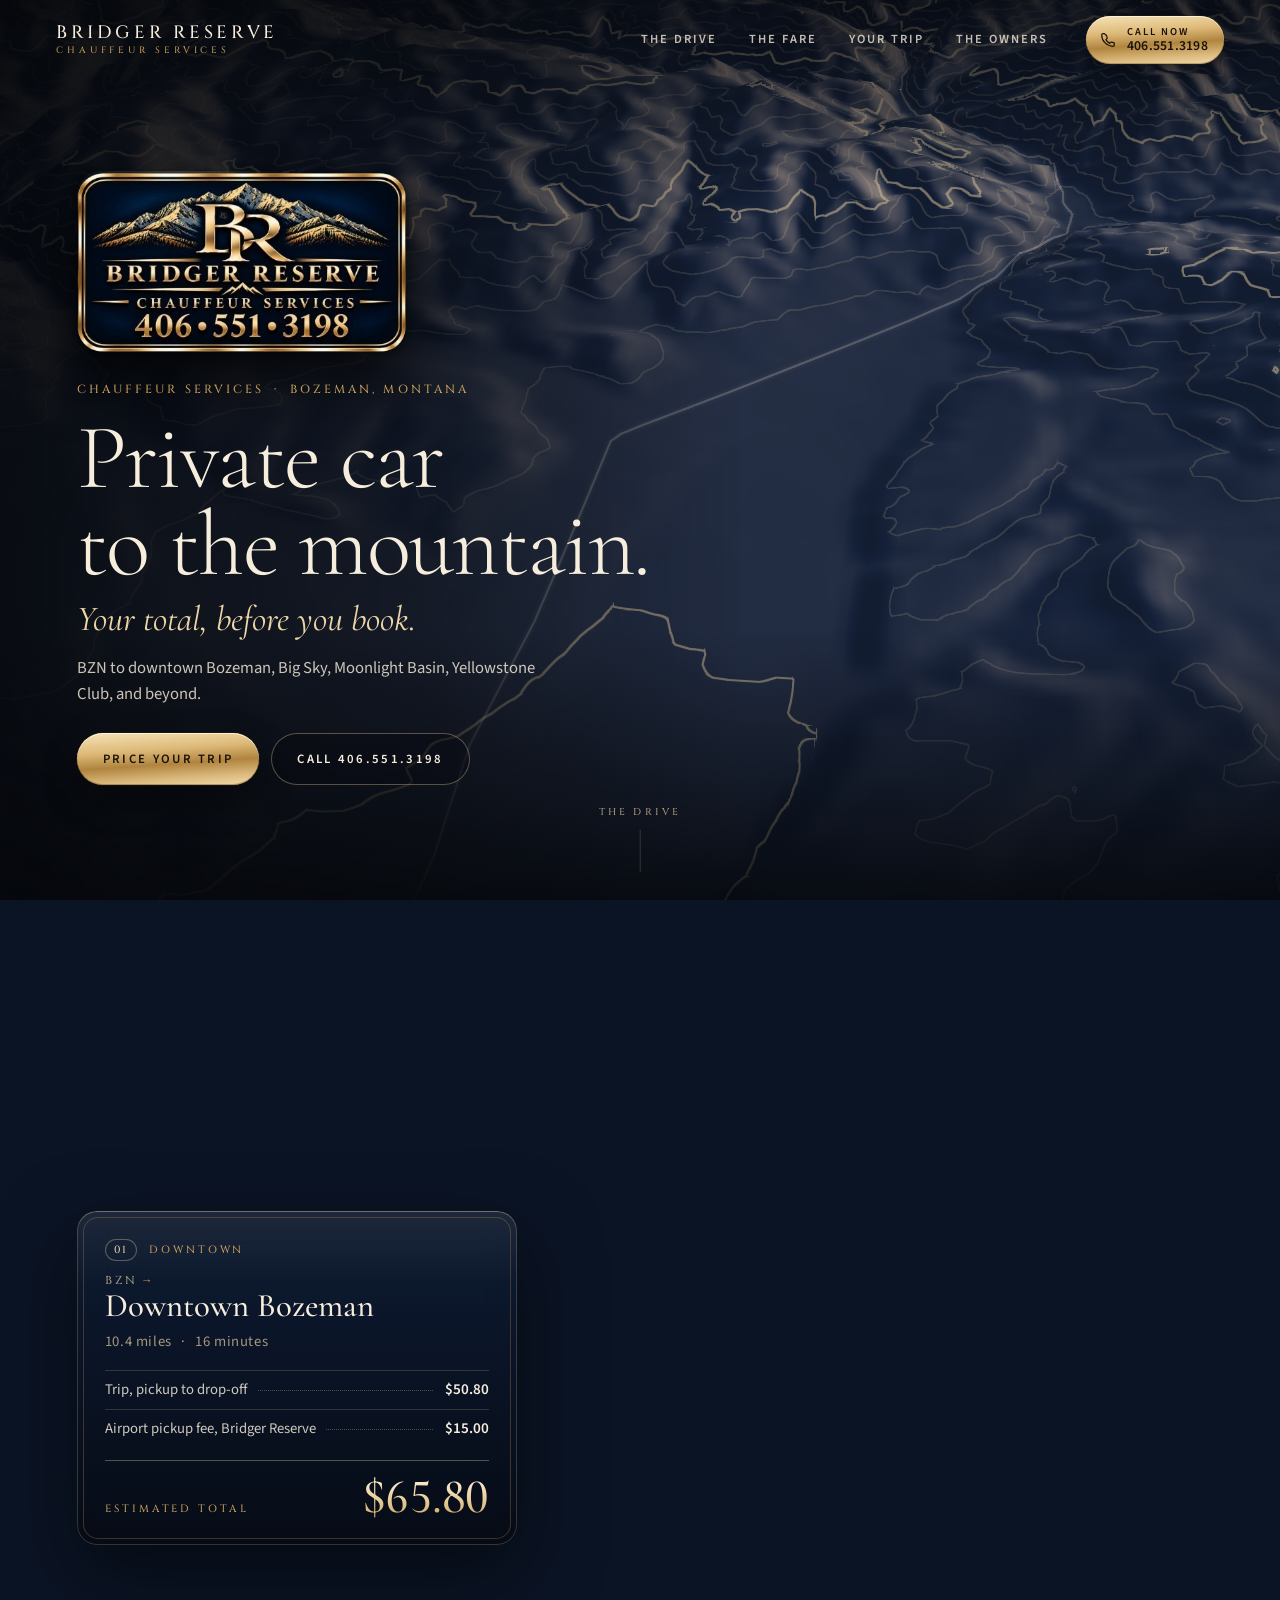
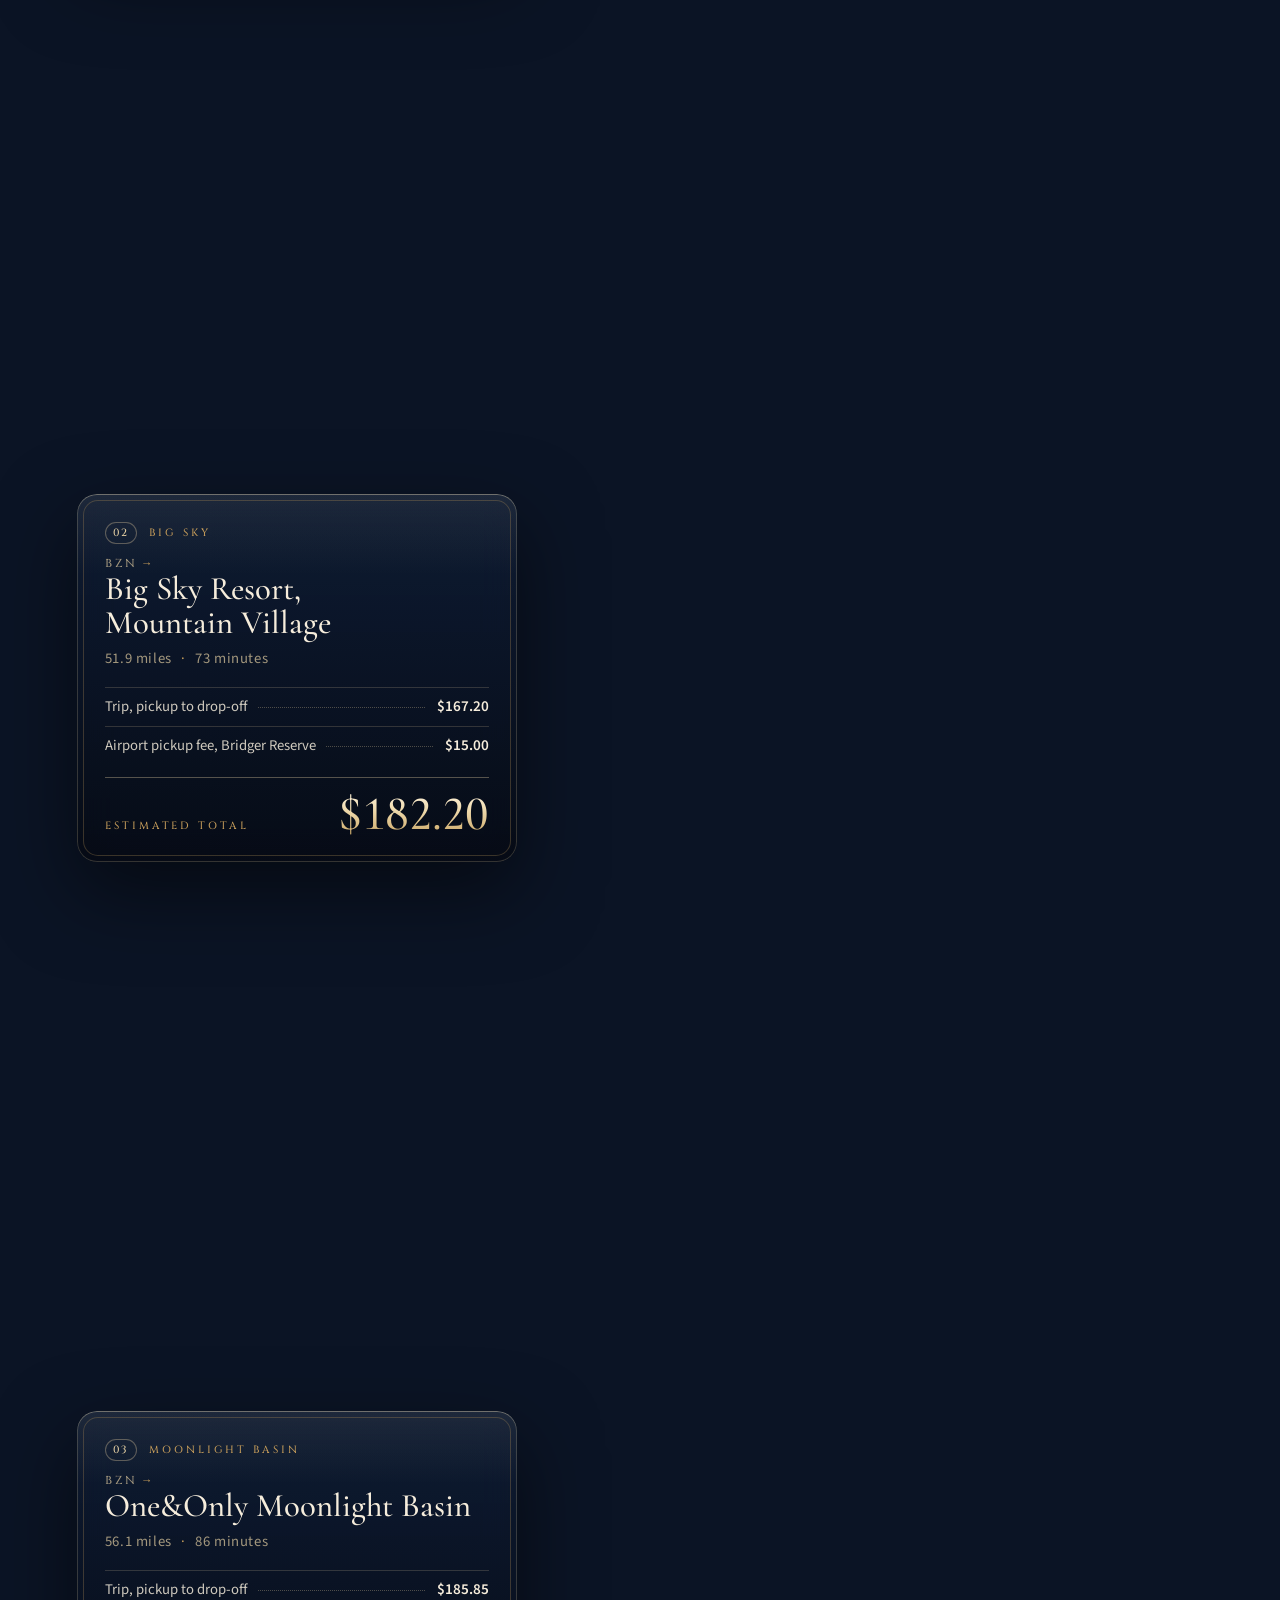
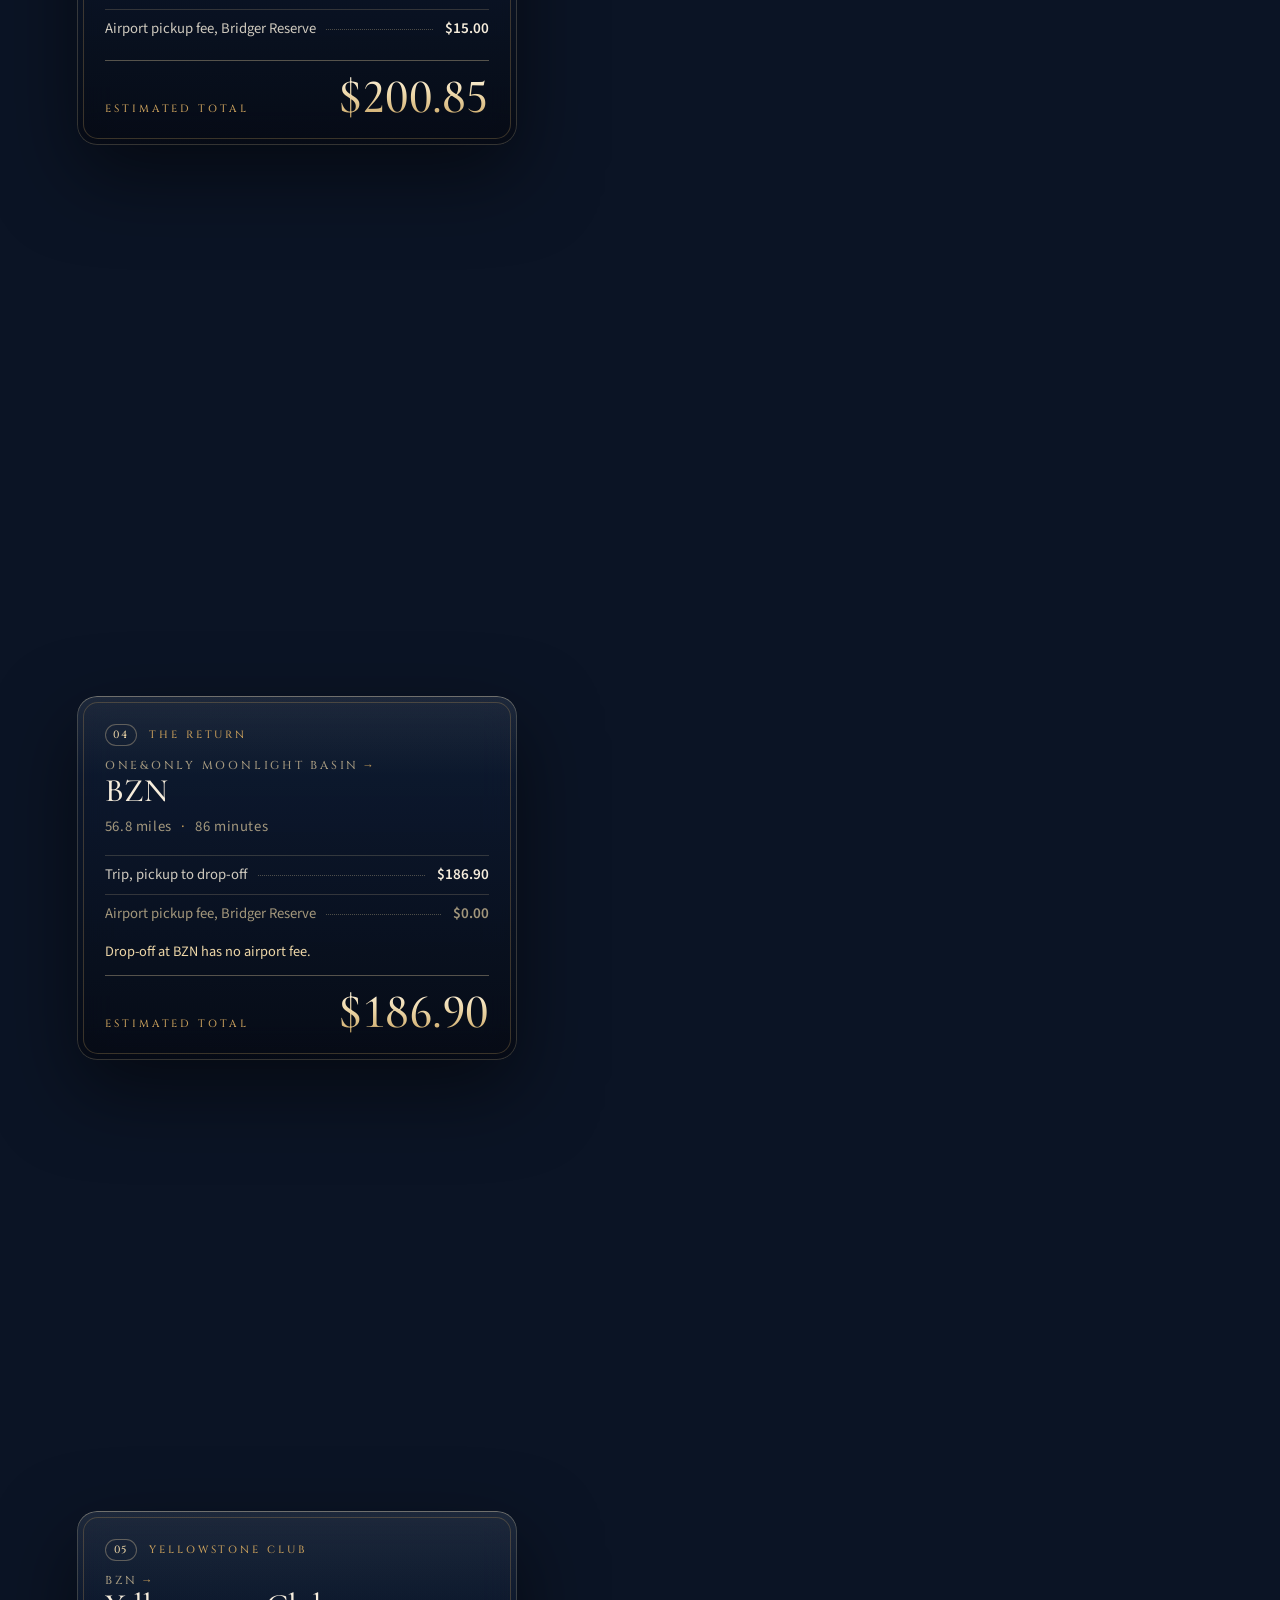
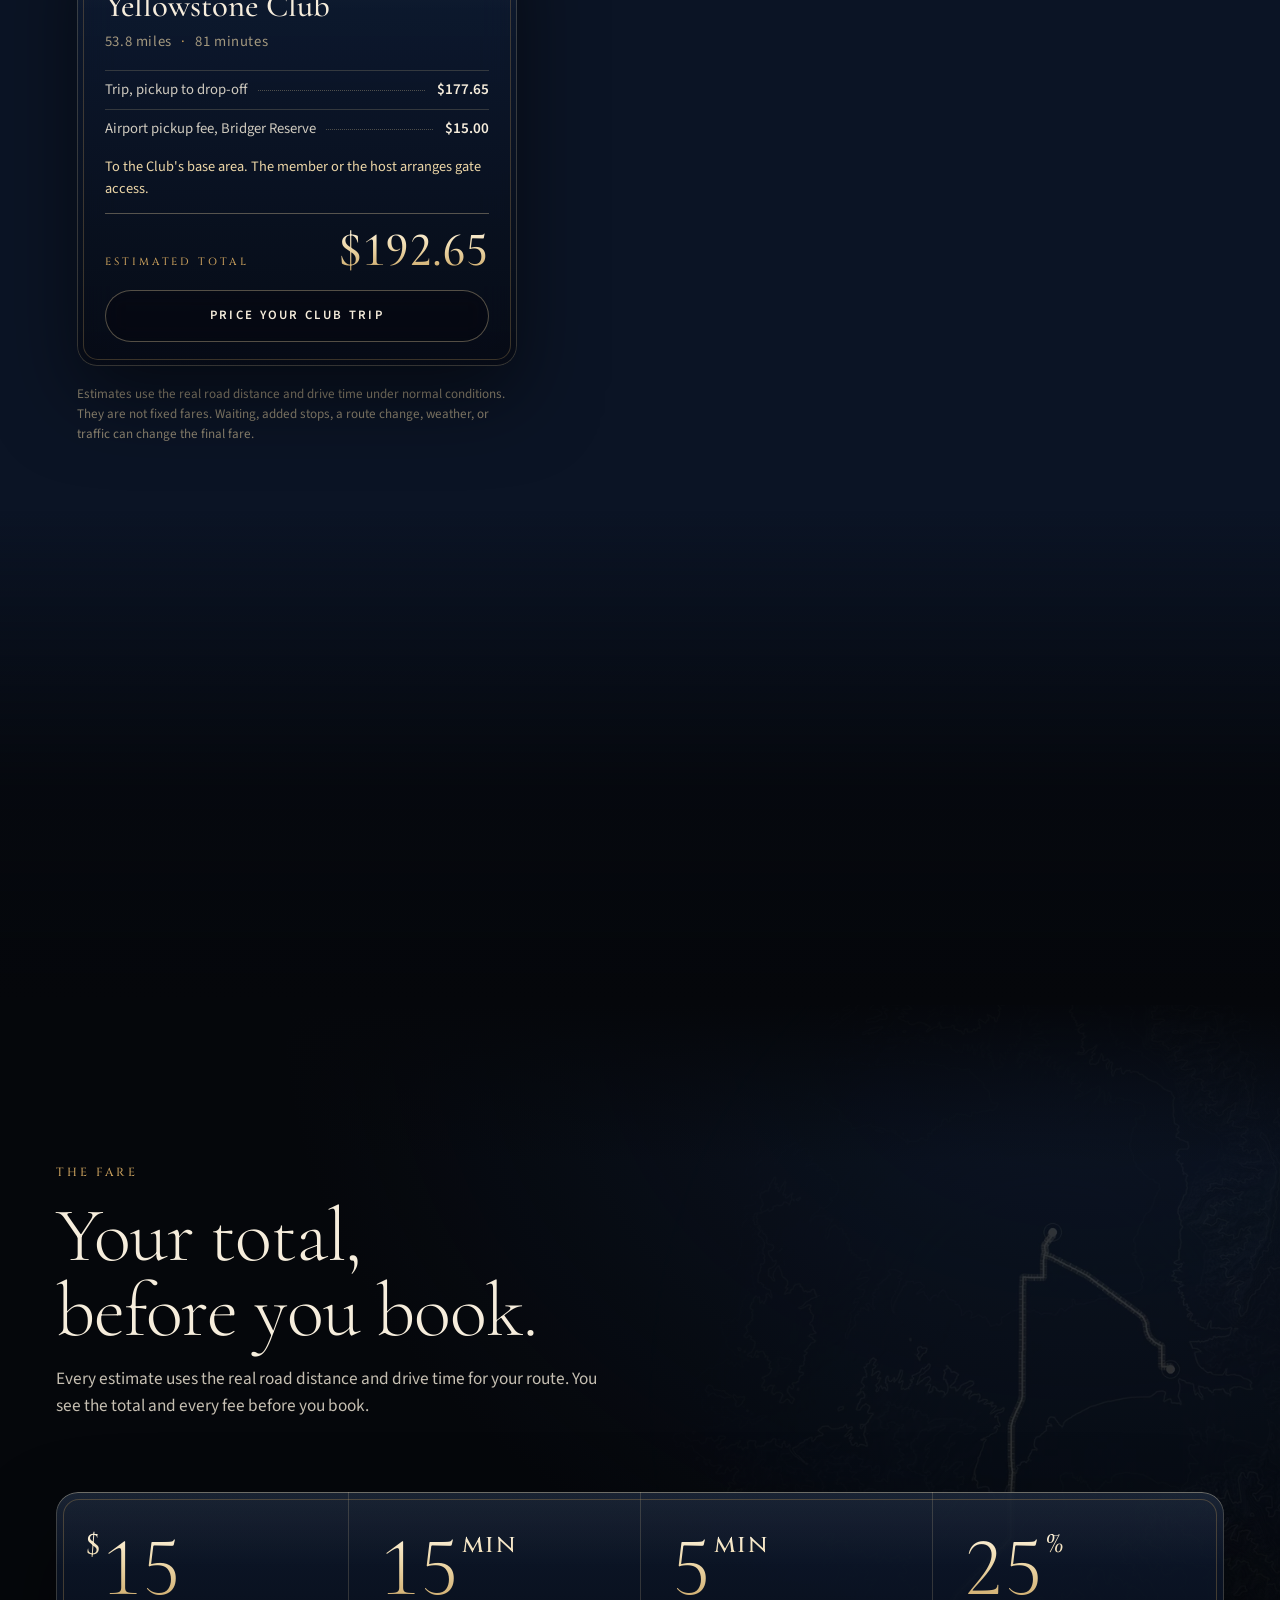
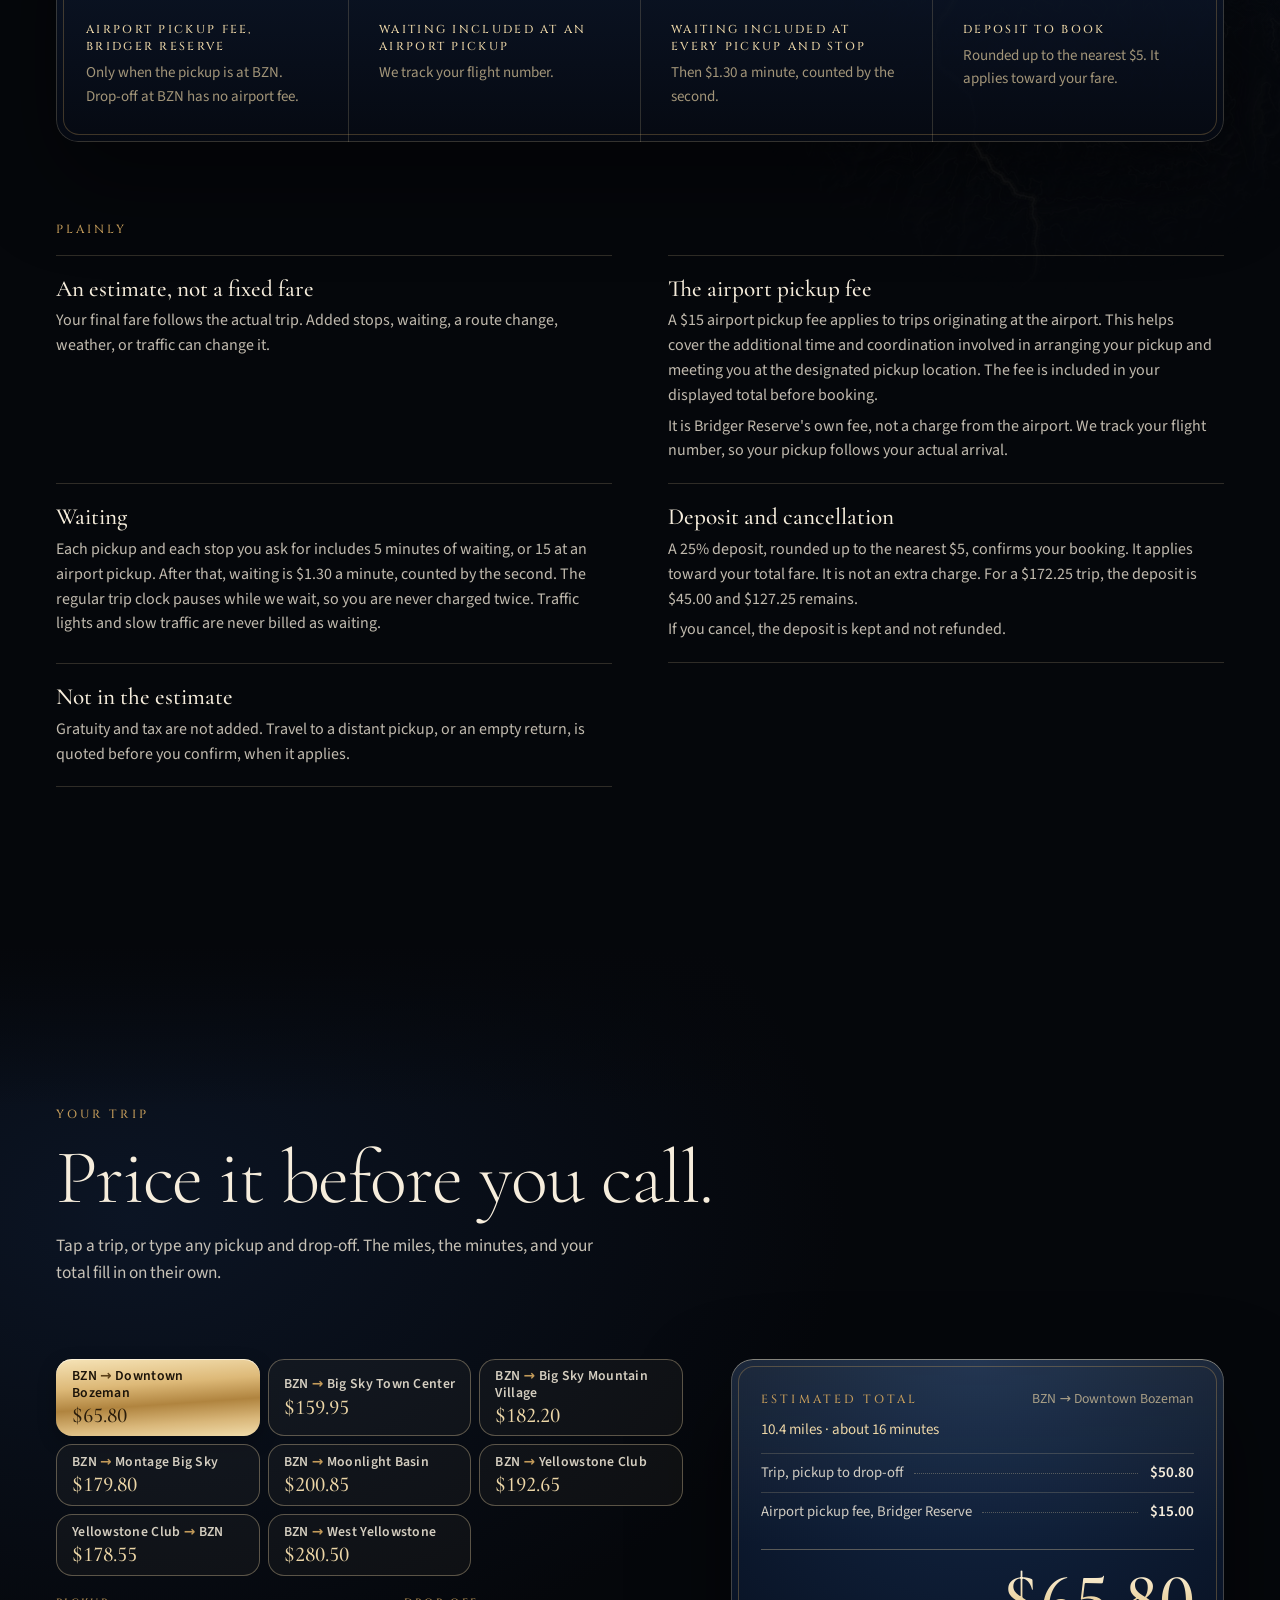
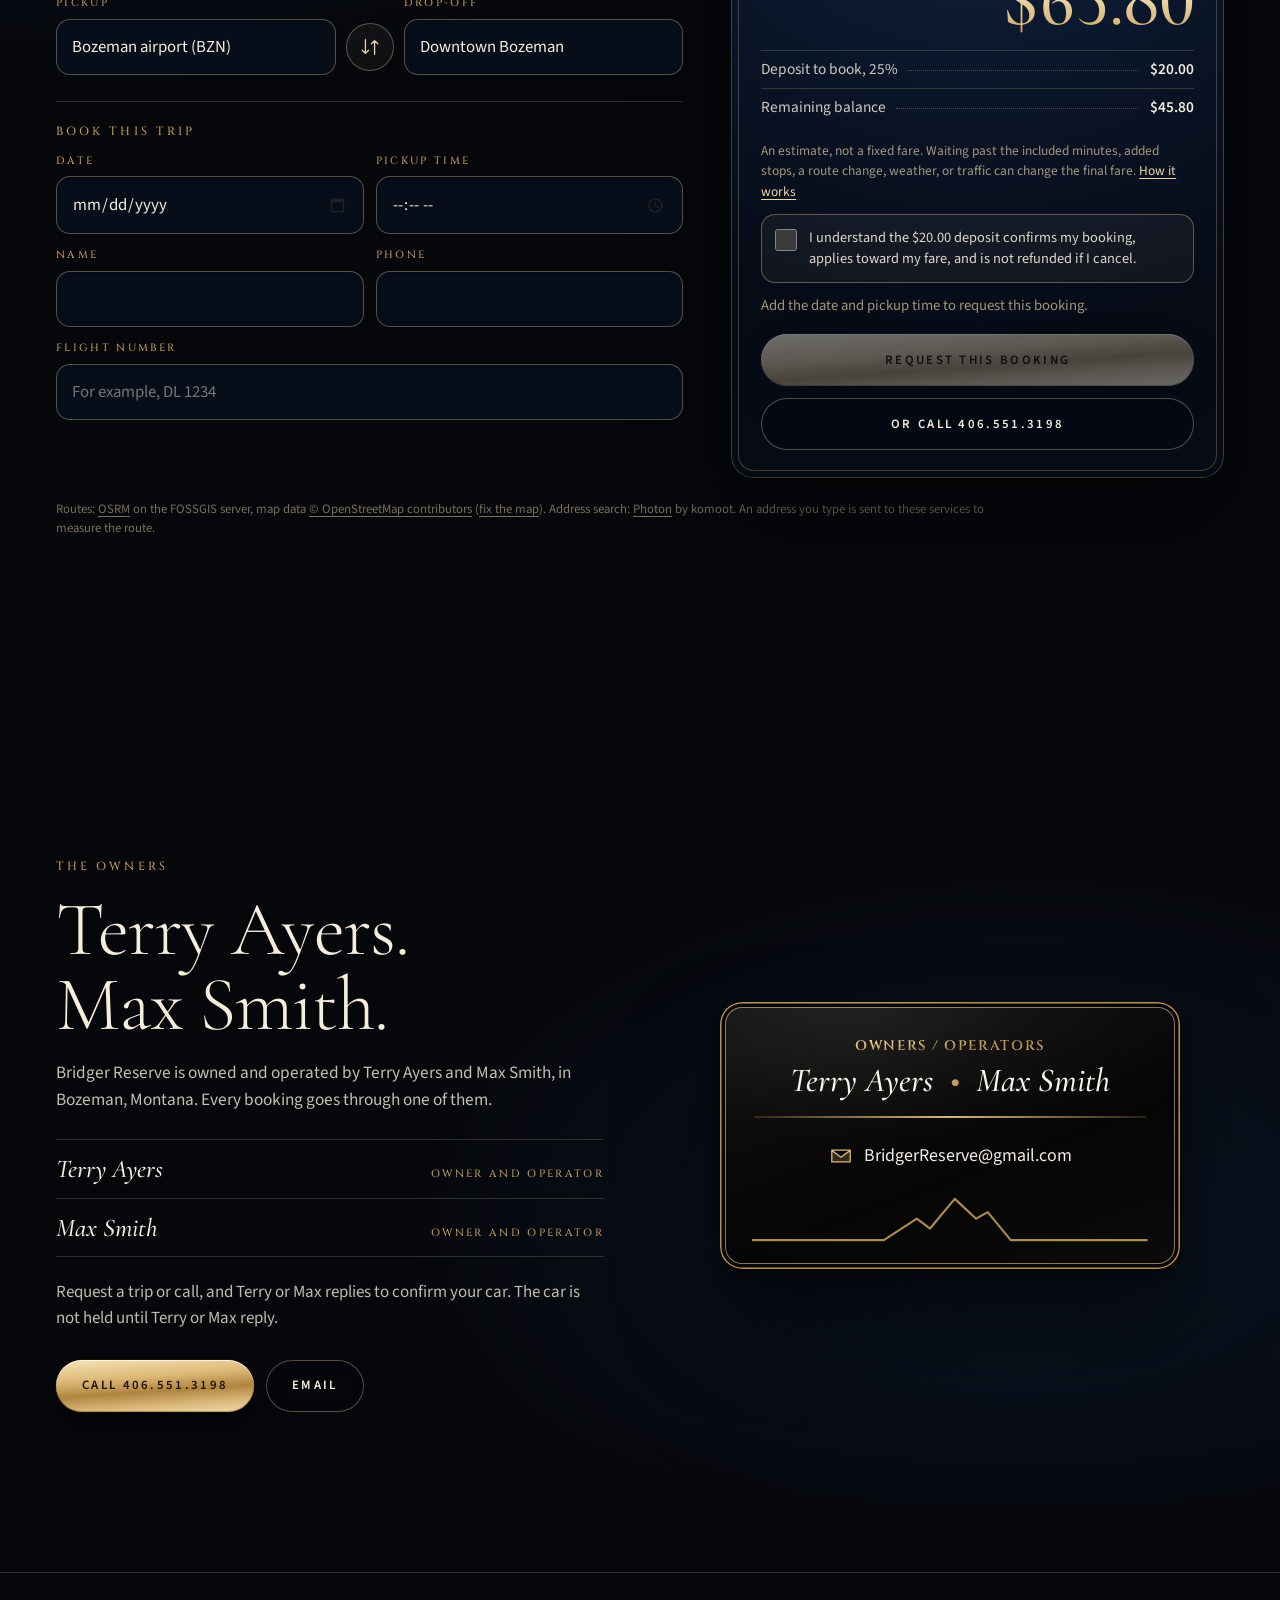
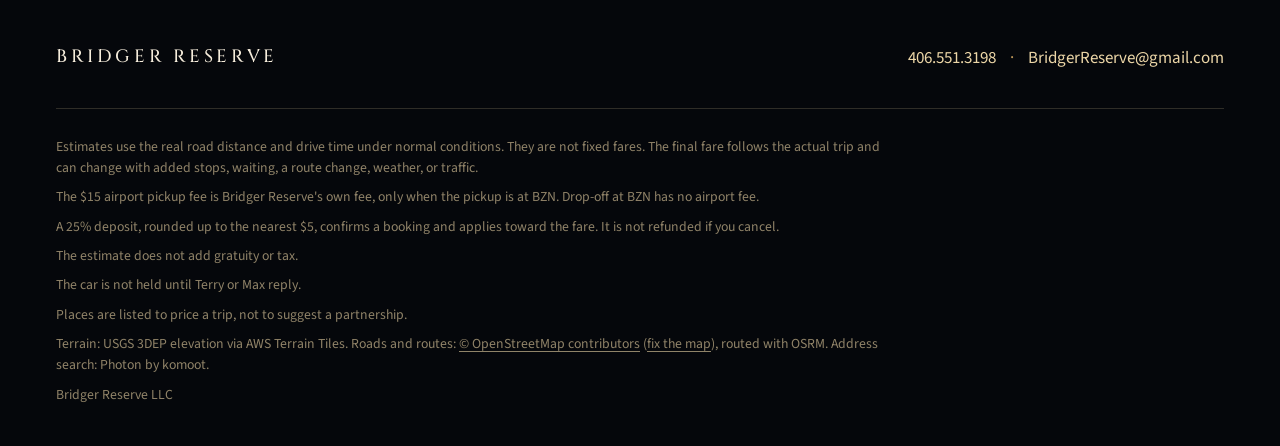
<file: index.html>
<!DOCTYPE html>
<html lang="en">
<head>
  <meta charset="utf-8">
  <meta name="viewport" content="width=device-width, initial-scale=1, viewport-fit=cover">
  <meta name="robots" content="noindex">
  <title>Bridger Reserve | Private car from Bozeman airport</title>
  <meta name="description" content="Private chauffeur from Bozeman Yellowstone International Airport to downtown Bozeman, Big Sky, Moonlight Basin, Yellowstone Club, and beyond. See your estimated total before you book.">
  <link rel="canonical" href="https://bridgerreserve.com/">
  <meta property="og:title" content="Bridger Reserve · Chauffeur services">
  <meta property="og:description" content="Private car from Bozeman airport. Your estimated total before you book.">
  <meta property="og:image" content="https://bridgerreserve.com/assets/og.jpg">
  <meta property="og:image:width" content="1200">
  <meta property="og:image:height" content="630">
  <meta property="og:url" content="https://bridgerreserve.com/">
  <meta property="og:type" content="website">
  <meta name="twitter:card" content="summary_large_image">
  <meta name="theme-color" content="#05070b">
  <meta name="color-scheme" content="dark">
  <link rel="icon" href="favicon.svg" type="image/svg+xml">
  <link rel="apple-touch-icon" href="assets/apple-touch-icon.png">
  <link rel="preload" href="fonts/cormorant-garamond-latin-300-normal.woff2" as="font" type="font/woff2" crossorigin>
  <link rel="preload" href="fonts/cinzel-latin-500-normal.woff2" as="font" type="font/woff2" crossorigin>
  <link rel="preload" href="fonts/source-sans-3-latin-400-normal.woff2" as="font" type="font/woff2" crossorigin>
  <link rel="preload" href="assets/mark.webp" as="image" type="image/webp" imagesrcset="assets/mark.webp 1x, assets/mark@2x.webp 2x">
  <link rel="stylesheet" href="styles.css">
  <script type="application/ld+json">
  {
    "@context": "https://schema.org",
    "@type": "LocalBusiness",
    "name": "Bridger Reserve",
    "legalName": "Bridger Reserve LLC",
    "telephone": "+1-406-551-3198",
    "email": "BridgerReserve@gmail.com",
    "url": "https://bridgerreserve.com/",
    "image": "https://bridgerreserve.com/assets/og.jpg",
    "logo": "https://bridgerreserve.com/assets/mark.png",
    "description": "Private chauffeur from Bozeman Yellowstone International Airport. See your estimated total before you book.",
    "areaServed": ["Bozeman", "Big Sky", "Yellowstone Club", "Moonlight Basin"]
  }
  </script>
  <script>document.documentElement.classList.add("js");setTimeout(function(){var d=document.documentElement;if(!d.classList.contains("ready"))d.classList.add("no-motion")},3000)</script>
</head>
<body>
  <a class="skip" href="#trip">Skip to pricing your trip</a>

  <header class="masthead" data-state="top">
    <div class="masthead-inner">
      <a class="wordmark" href="#top" aria-label="Bridger Reserve, back to the top">
        <span class="wordmark-name">Bridger Reserve</span>
        <span class="wordmark-sub">Chauffeur services</span>
      </a>
      <nav class="masthead-nav" aria-label="Sections">
        <a href="#drive">The drive</a>
        <a href="#fare">The fare</a>
        <a href="#trip">Your trip</a>
        <a href="#house">The owners</a>
      </nav>
      <a class="call" href="tel:+14065513198" aria-label="Call Bridger Reserve at 406.551.3198">
        <svg class="call-icon" viewBox="0 0 24 24" aria-hidden="true"><path d="M7.2 3.6h-2a1.6 1.6 0 0 0-1.6 1.7A15.3 15.3 0 0 0 18.7 20.4a1.6 1.6 0 0 0 1.7-1.6v-2a1.2 1.2 0 0 0-.9-1.2l-3-.8a1.2 1.2 0 0 0-1.2.4l-1.1 1.3a11.6 11.6 0 0 1-5-5l1.3-1.1a1.2 1.2 0 0 0 .4-1.2l-.8-3a1.2 1.2 0 0 0-1.2-.9Z"/></svg>
        <span class="call-copy"><strong>Call Now</strong><span>406.551.3198</span></span>
      </a>
    </div>
  </header>

  <main id="top">
    <div class="flight">
      <div class="flight-stage" data-state="idle" aria-hidden="true">
        <img class="flight-relief" src="assets/relief.webp" width="1100" height="1482" alt="" decoding="async">
        <canvas class="flight-canvas"></canvas>
        <div class="flight-places">
          <span class="place" data-place="bzn"><span>BZN</span></span>
          <span class="place" data-place="bozeman"><span>Bozeman</span></span>
          <span class="place" data-place="bigsky"><span>Big Sky</span></span>
          <span class="place" data-place="moonlight"><span>Moonlight Basin</span></span>
          <span class="place place-peak" data-place="lonepeak"><span>Lone Peak</span></span>
          <span class="place" data-place="yc"><span>Yellowstone Club</span></span>
        </div>
        <span class="flight-light"></span>
        <div class="flight-veil"></div>
      </div>

      <section class="beat hero" data-beat aria-labelledby="hero-title">
        <div class="hero-inner">
          <div class="plaque" data-tilt>
            <picture>
              <source type="image/webp" srcset="assets/mark.webp 1x, assets/mark@2x.webp 2x">
              <img src="assets/mark.png" width="467" height="258" alt="Bridger Reserve chauffeur services, 406.551.3198" fetchpriority="high">
            </picture>
            <span class="plaque-sheen" aria-hidden="true"></span>
          </div>
          <p class="kicker hero-kicker">Chauffeur services <span aria-hidden="true">·</span> Bozeman, Montana</p>
          <h1 id="hero-title"><span>Private car</span> <span>to the mountain.</span></h1>
          <p class="hero-promise">Your total, before you book.</p>
          <p class="hero-lede">BZN to downtown Bozeman, Big Sky, Moonlight Basin, Yellowstone Club, and beyond.</p>
          <div class="actions">
            <a class="btn btn-gold" href="#trip"><span>Price your trip</span></a>
            <a class="btn btn-line" href="tel:+14065513198"><span>Call 406.551.3198</span></a>
          </div>
        </div>
        <a class="cue" href="#drive"><span>The drive</span><i aria-hidden="true"></i></a>
      </section>

      <section class="beat" id="drive" data-beat aria-labelledby="trip-town">
        <h2 class="sr-only">The drive</h2>
        <article class="trip">
          <p class="trip-step"><span>01</span> Downtown</p>
          <h3 id="trip-town" class="trip-title"><span class="from">BZN</span><span class="to">Downtown Bozeman</span></h3>
          <p class="trip-est">10.4 miles <span aria-hidden="true">·</span> 16 minutes</p>
          <dl class="ledger">
            <div><dt>Trip, pickup to drop-off</dt><dd>$50.80</dd></div>
            <div><dt>Airport pickup fee, Bridger Reserve</dt><dd>$15.00</dd></div>
          </dl>
          <p class="trip-sum"><span>Estimated total</span><strong class="sum" data-cents="6580">$65.80</strong></p>
        </article>
      </section>

      <section class="beat" id="trip-2" data-beat aria-labelledby="trip-sky">
        <article class="trip">
          <p class="trip-step"><span>02</span> Big Sky</p>
          <h3 id="trip-sky" class="trip-title"><span class="from">BZN</span><span class="to">Big Sky Resort, Mountain Village</span></h3>
          <p class="trip-est">51.9 miles <span aria-hidden="true">·</span> 73 minutes</p>
          <dl class="ledger">
            <div><dt>Trip, pickup to drop-off</dt><dd>$167.20</dd></div>
            <div><dt>Airport pickup fee, Bridger Reserve</dt><dd>$15.00</dd></div>
          </dl>
          <p class="trip-sum"><span>Estimated total</span><strong class="sum" data-cents="18220">$182.20</strong></p>
        </article>
      </section>

      <section class="beat" id="trip-3" data-beat aria-labelledby="trip-moon">
        <article class="trip">
          <p class="trip-step"><span>03</span> Moonlight Basin</p>
          <h3 id="trip-moon" class="trip-title"><span class="from">BZN</span><span class="to">One&amp;Only Moonlight Basin</span></h3>
          <p class="trip-est">56.1 miles <span aria-hidden="true">·</span> 86 minutes</p>
          <dl class="ledger">
            <div><dt>Trip, pickup to drop-off</dt><dd>$185.85</dd></div>
            <div><dt>Airport pickup fee, Bridger Reserve</dt><dd>$15.00</dd></div>
          </dl>
          <p class="trip-sum"><span>Estimated total</span><strong class="sum" data-cents="20085">$200.85</strong></p>
        </article>
      </section>

      <section class="beat" id="trip-4" data-beat aria-labelledby="trip-back">
        <article class="trip">
          <p class="trip-step"><span>04</span> The return</p>
          <h3 id="trip-back" class="trip-title"><span class="from">One&amp;Only Moonlight Basin</span><span class="to">BZN</span></h3>
          <p class="trip-est">56.8 miles <span aria-hidden="true">·</span> 86 minutes</p>
          <dl class="ledger">
            <div><dt>Trip, pickup to drop-off</dt><dd>$186.90</dd></div>
            <div class="is-zero"><dt>Airport pickup fee, Bridger Reserve</dt><dd>$0.00</dd></div>
          </dl>
          <p class="trip-note">Drop-off at BZN has no airport fee.</p>
          <p class="trip-sum"><span>Estimated total</span><strong class="sum" data-cents="18690">$186.90</strong></p>
        </article>
      </section>

      <section class="beat beat-last" id="trip-5" data-beat aria-labelledby="trip-club">
        <article class="trip">
          <p class="trip-step"><span>05</span> Yellowstone Club</p>
          <h3 id="trip-club" class="trip-title"><span class="from">BZN</span><span class="to">Yellowstone Club</span></h3>
          <p class="trip-est">53.8 miles <span aria-hidden="true">·</span> 81 minutes</p>
          <dl class="ledger">
            <div><dt>Trip, pickup to drop-off</dt><dd>$177.65</dd></div>
            <div><dt>Airport pickup fee, Bridger Reserve</dt><dd>$15.00</dd></div>
          </dl>
          <p class="trip-note">To the Club's base area. The member or the host arranges gate access.</p>
          <p class="trip-sum"><span>Estimated total</span><strong class="sum" data-cents="19265">$192.65</strong></p>
          <a class="btn btn-line trip-cta" href="#trip" data-preset="bzn|yc"><span>Price your Club trip</span></a>
        </article>
        <p class="flight-fine">Estimates use the real road distance and drive time under normal conditions. They are not fixed fares. Waiting, added stops, a route change, weather, or traffic can change the final fare.</p>
      </section>
    </div>

    <section id="fare" class="section fare" aria-labelledby="fare-title">
      <img class="section-art" src="assets/relief.webp" width="1100" height="1482" alt="" loading="lazy" decoding="async">
      <div class="wrap">
        <header class="section-head" data-reveal>
          <p class="kicker">The fare</p>
          <h2 id="fare-title">Your total, before you book.</h2>
          <p class="section-lede">Every estimate uses the real road distance and drive time for your route. You see the total and every fee before you book.</p>
        </header>

        <ol class="rates" data-reveal>
          <li class="rate rate-airport">
            <span class="rate-amount"><span class="cur">$</span>15</span>
            <span class="rate-name">Airport pickup fee, Bridger Reserve</span>
            <span class="rate-note">Only when the pickup is at BZN. Drop-off at BZN has no airport fee.</span>
          </li>
          <li class="rate">
            <span class="rate-amount">15<span class="per">min</span></span>
            <span class="rate-name">Waiting included at an airport pickup</span>
            <span class="rate-note">We track your flight number.</span>
          </li>
          <li class="rate">
            <span class="rate-amount">5<span class="per">min</span></span>
            <span class="rate-name">Waiting included at every pickup and stop</span>
            <span class="rate-note">Then $1.30 a minute, counted by the second.</span>
          </li>
          <li class="rate">
            <span class="rate-amount">25<span class="per">%</span></span>
            <span class="rate-name">Deposit to book</span>
            <span class="rate-note">Rounded up to the nearest $5. It applies toward your fare.</span>
          </li>
        </ol>

        <div class="adjust" data-reveal>
          <h3 class="kicker">Plainly</h3>
          <dl class="adjust-list">
            <div>
              <dt>An estimate, not a fixed fare</dt>
              <dd>Your final fare follows the actual trip. Added stops, waiting, a route change, weather, or traffic can change it.</dd>
            </div>
            <div id="airport-fee">
              <dt>The airport pickup fee</dt>
              <dd>A $15 airport pickup fee applies to trips originating at the airport. This helps cover the additional time and coordination involved in arranging your pickup and meeting you at the designated pickup location. The fee is included in your displayed total before booking.</dd>
              <dd>It is Bridger Reserve's own fee, not a charge from the airport. We track your flight number, so your pickup follows your actual arrival.</dd>
            </div>
            <div>
              <dt>Waiting</dt>
              <dd>Each pickup and each stop you ask for includes 5 minutes of waiting, or 15 at an airport pickup. After that, waiting is $1.30 a minute, counted by the second. The regular trip clock pauses while we wait, so you are never charged twice. Traffic lights and slow traffic are never billed as waiting.</dd>
            </div>
            <div id="deposit">
              <dt>Deposit and cancellation</dt>
              <dd>A 25% deposit, rounded up to the nearest $5, confirms your booking. It applies toward your total fare. It is not an extra charge. For a $172.25 trip, the deposit is $45.00 and $127.25 remains.</dd>
              <dd>If you cancel, the deposit is kept and not refunded.</dd>
            </div>
            <div>
              <dt>Not in the estimate</dt>
              <dd>Gratuity and tax are not added. Travel to a distant pickup, or an empty return, is quoted before you confirm, when it applies.</dd>
            </div>
          </dl>
        </div>
      </div>
    </section>

    <section id="trip" class="section build" aria-labelledby="quote-title">
      <div class="wrap">
        <header class="section-head" data-reveal>
          <p class="kicker">Your trip</p>
          <h2 id="quote-title">Price it before you call.</h2>
          <p class="section-lede">Tap a trip, or type any pickup and drop-off. The miles, the minutes, and your total fill in on their own.</p>
        </header>

        <form id="quote" class="builder" novalidate>
          <div class="builder-form" data-reveal>
            <div class="chips" role="group" aria-label="Popular trips">
              <button type="button" class="chip" data-pair="bzn|downtown" aria-pressed="true"><span class="chip-route">BZN <i aria-hidden="true">→</i> Downtown Bozeman</span><span class="chip-price">$65.80</span></button>
              <button type="button" class="chip" data-pair="bzn|bigskytown" aria-pressed="false"><span class="chip-route">BZN <i aria-hidden="true">→</i> Big Sky Town Center</span><span class="chip-price">$159.95</span></button>
              <button type="button" class="chip" data-pair="bzn|mtnvillage" aria-pressed="false"><span class="chip-route">BZN <i aria-hidden="true">→</i> Big Sky Mountain Village</span><span class="chip-price">$182.20</span></button>
              <button type="button" class="chip" data-pair="bzn|montage" aria-pressed="false"><span class="chip-route">BZN <i aria-hidden="true">→</i> Montage Big Sky</span><span class="chip-price">$179.80</span></button>
              <button type="button" class="chip" data-pair="bzn|moonlight" aria-pressed="false"><span class="chip-route">BZN <i aria-hidden="true">→</i> Moonlight Basin</span><span class="chip-price">$200.85</span></button>
              <button type="button" class="chip" data-pair="bzn|yc" aria-pressed="false"><span class="chip-route">BZN <i aria-hidden="true">→</i> Yellowstone Club</span><span class="chip-price">$192.65</span></button>
              <button type="button" class="chip" data-pair="yc|bzn" aria-pressed="false"><span class="chip-route">Yellowstone Club <i aria-hidden="true">→</i> BZN</span><span class="chip-price">$178.55</span></button>
              <button type="button" class="chip" data-pair="bzn|westy" aria-pressed="false"><span class="chip-route">BZN <i aria-hidden="true">→</i> West Yellowstone</span><span class="chip-price">$280.50</span></button>
            </div>

            <div class="route-pick">
              <div class="field place-field">
                <label class="field-label" for="from">Pickup</label>
                <input id="from" name="from" type="text" role="combobox" aria-expanded="false" aria-controls="from-list" aria-autocomplete="list" autocomplete="off" autocapitalize="words" spellcheck="false" enterkeyhint="search" placeholder="Airport, hotel, or address" value="Bozeman airport (BZN)">
                <ul id="from-list" class="place-list" role="listbox" aria-label="Pickup places" hidden></ul>
              </div>
              <button type="button" id="swap" class="swap" aria-label="Swap pickup and drop-off">
                <svg viewBox="0 0 24 24" aria-hidden="true"><path d="M7 4v15m0 0-3.5-3.5M7 19l3.5-3.5M17 20V5m0 0-3.5 3.5M17 5l3.5 3.5"/></svg>
              </button>
              <div class="field place-field">
                <label class="field-label" for="to">Drop-off</label>
                <input id="to" name="to" type="text" role="combobox" aria-expanded="false" aria-controls="to-list" aria-autocomplete="list" autocomplete="off" autocapitalize="words" spellcheck="false" enterkeyhint="search" placeholder="Airport, hotel, or address" value="Downtown Bozeman">
                <ul id="to-list" class="place-list" role="listbox" aria-label="Drop-off places" hidden></ul>
              </div>
            </div>
            <p id="route-status" class="help route-status" aria-live="polite"></p>

            <fieldset class="book">
              <legend class="kicker">Book this trip</legend>
              <div class="pair">
                <label class="field"><span class="field-label">Date</span><input id="date" name="date" type="date"></label>
                <label class="field"><span class="field-label">Pickup time</span><input id="time" name="time" type="time" step="300"></label>
              </div>
              <div class="pair">
                <label class="field"><span class="field-label">Name</span><input id="name" name="name" type="text" autocomplete="name"></label>
                <label class="field"><span class="field-label">Phone</span><input id="phone" name="phone" type="tel" autocomplete="tel" inputmode="tel"></label>
              </div>
              <label class="field" id="flight-field"><span class="field-label">Flight number</span><input id="flight" name="flight" type="text" autocomplete="off" autocapitalize="characters" spellcheck="false" placeholder="For example, DL 1234"></label>
            </fieldset>
          </div>

          <aside class="receipt" aria-labelledby="receipt-title" data-reveal>
            <div class="receipt-head">
              <p class="kicker" id="receipt-title">Estimated total</p>
              <p class="receipt-route" id="receipt-route"></p>
            </div>
            <p class="receipt-est" id="receipt-est"></p>
            <dl id="lines" class="ledger ledger-receipt"></dl>
            <p class="total"><span class="total-visual" aria-hidden="true"></span><span id="total" class="sr-only" aria-live="polite"></span></p>
            <dl id="deposit-lines" class="ledger ledger-deposit"></dl>
            <p class="receipt-fine">An estimate, not a fixed fare. Waiting past the included minutes, added stops, a route change, weather, or traffic can change the final fare. <a href="#fare">How it works</a></p>
            <label class="ack">
              <input id="ack" name="ack" type="checkbox">
              <span id="ack-text">I understand the deposit confirms my booking, applies toward my fare, and is not refunded if I cancel.</span>
            </label>
            <p id="quote-status" class="status" aria-live="polite">Choose a pickup and a drop-off.</p>
            <button id="book" type="submit" class="btn btn-gold btn-block" disabled><span>Request this booking</span></button>
            <a class="btn btn-line btn-block" href="tel:+14065513198"><span>Or call 406.551.3198</span></a>
            <noscript>
              <p class="help">Call 406.551.3198 or email BridgerReserve@gmail.com for your price. The five trips above are real estimates.</p>
            </noscript>
          </aside>
        </form>
        <p class="attribution">Routes: <a href="https://project-osrm.org/">OSRM</a> on the FOSSGIS server, map data <a href="https://www.openstreetmap.org/copyright">© OpenStreetMap contributors</a> (<a href="https://www.openstreetmap.org/fixthemap">fix the map</a>). Address search: <a href="https://photon.komoot.io/">Photon</a> by komoot. An address you type is sent to these services to measure the route.</p>
      </div>
    </section>

    <section id="house" class="section house" aria-labelledby="house-title">
      <div class="wrap house-grid">
        <div class="house-copy" data-reveal>
          <p class="kicker">The owners</p>
          <h2 id="house-title"><span>Terry Ayers.</span> <span>Max Smith.</span></h2>
          <p class="section-lede">Bridger Reserve is owned and operated by Terry Ayers and Max Smith, in Bozeman, Montana. Every booking goes through one of them.</p>
          <dl class="owners">
            <div><dt>Terry Ayers</dt><dd>Owner and operator</dd></div>
            <div><dt>Max Smith</dt><dd>Owner and operator</dd></div>
          </dl>
          <p class="house-note">Request a trip or call, and Terry or Max replies to confirm your car. The car is not held until Terry or Max reply.</p>
          <div class="actions">
            <a class="btn btn-gold" href="tel:+14065513198"><span>Call 406.551.3198</span></a>
            <a class="btn btn-line" href="mailto:BridgerReserve@gmail.com"><span>Email</span></a>
          </div>
        </div>
        <div class="card-stage" data-reveal>
          <div class="owners-card" data-tilt>
            <p class="oc-role">Owners <span aria-hidden="true">/</span> Operators</p>
            <p class="oc-names">Terry Ayers <i aria-hidden="true">•</i> Max Smith</p>
            <span class="oc-rule" aria-hidden="true"></span>
            <a class="oc-mail" href="mailto:BridgerReserve@gmail.com">
              <svg viewBox="0 0 24 24" aria-hidden="true"><path d="M3.5 6.5h17v11h-17z M3.5 6.8l8.5 6.4 8.5-6.4"/></svg>
              BridgerReserve@gmail.com
            </a>
            <svg class="oc-peaks" viewBox="0 0 240 34" aria-hidden="true"><path d="M0 31h80l20-13 8 6 15-18 13 12 7-4 14 17h83"/></svg>
            <span class="plaque-sheen" aria-hidden="true"></span>
          </div>
        </div>
      </div>
    </section>
  </main>

  <footer class="footer">
    <div class="wrap">
      <div class="footer-top">
        <p class="wordmark-name">Bridger Reserve</p>
        <p class="footer-contact"><a href="tel:+14065513198">406.551.3198</a><span aria-hidden="true">·</span><a href="mailto:BridgerReserve@gmail.com">BridgerReserve@gmail.com</a></p>
      </div>
      <div class="footer-fine">
        <p>Estimates use the real road distance and drive time under normal conditions. They are not fixed fares. The final fare follows the actual trip and can change with added stops, waiting, a route change, weather, or traffic.</p>
        <p>The $15 airport pickup fee is Bridger Reserve's own fee, only when the pickup is at BZN. Drop-off at BZN has no airport fee.</p>
        <p>A 25% deposit, rounded up to the nearest $5, confirms a booking and applies toward the fare. It is not refunded if you cancel.</p>
        <p>The estimate does not add gratuity or tax.</p>
        <p>The car is not held until Terry or Max reply.</p>
        <p>Places are listed to price a trip, not to suggest a partnership.</p>
        <p class="credits">Terrain: USGS 3DEP elevation via AWS Terrain Tiles. Roads and routes: <a href="https://www.openstreetmap.org/copyright">© OpenStreetMap contributors</a> (<a href="https://www.openstreetmap.org/fixthemap">fix the map</a>), routed with OSRM. Address search: Photon by komoot.</p>
        <p>Bridger Reserve LLC</p>
      </div>
    </div>
  </footer>

  <script type="module" src="site.js"></script>
  <script type="module" src="quote.js"></script>
  <!-- Forever Gold CRM: counts visits, section taps, quote sends and Call taps. No business name needed; the CRM knows this domain. -->
  <script src="fg-collect.js" defer></script>
</body>
</html>
</file>
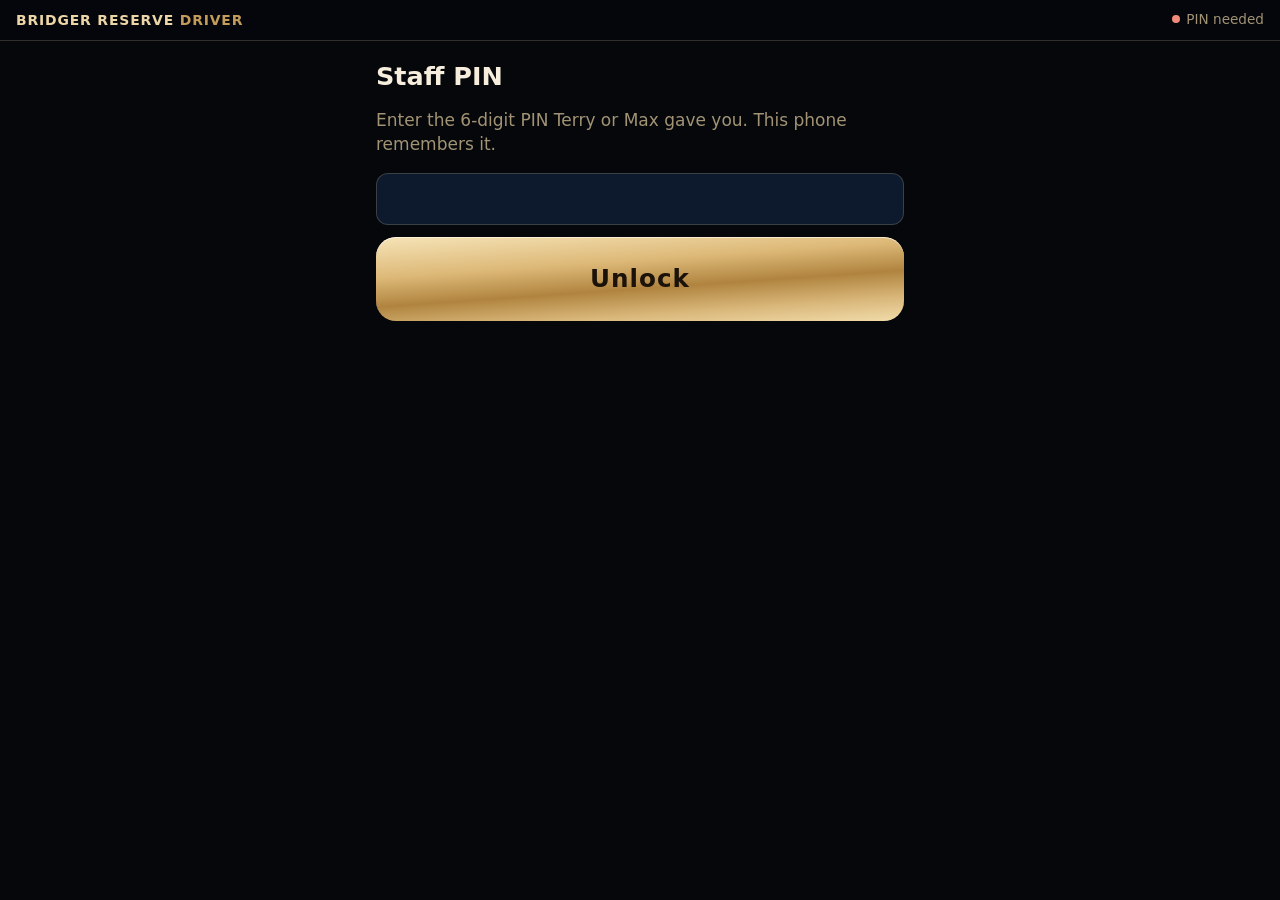
<file: driver/index.html>
<!DOCTYPE html>
<html lang="en">
<head>
  <meta charset="utf-8">
  <meta name="viewport" content="width=device-width, initial-scale=1, viewport-fit=cover">
  <meta name="robots" content="noindex, nofollow">
  <title>Bridger Reserve Driver</title>
  <meta name="theme-color" content="#05070b">
  <meta name="color-scheme" content="dark">
  <meta name="apple-mobile-web-app-capable" content="yes">
  <meta name="apple-mobile-web-app-status-bar-style" content="black-translucent">
  <meta name="apple-mobile-web-app-title" content="BR Driver">
  <link rel="manifest" href="manifest.webmanifest">
  <link rel="icon" href="../favicon.svg" type="image/svg+xml">
  <link rel="apple-touch-icon" href="../assets/apple-touch-icon.png">
  <link rel="stylesheet" href="driver.css">
</head>
<body>
  <header class="bar">
    <p class="brand">Bridger Reserve <span>Driver</span></p>
    <p id="sync" class="sync" data-state="local" role="status">Phone only</p>
    <nav class="tabs" aria-label="Driver app">
      <button type="button" data-view="trip" aria-current="page">Trip</button>
      <button type="button" data-view="records">Trips</button>
      <button type="button" data-view="settings">Pricing</button>
    </nav>
  </header>

  <main>
    <!-- staff PIN, only when the cloud is connected -->
    <section id="view-lock" class="view" hidden aria-labelledby="lock-title">
      <h1 id="lock-title">Staff PIN</h1>
      <p class="lede">Enter the 6-digit PIN Terry or Max gave you. This phone remembers it.</p>
      <form id="lock-form" class="stack">
        <input id="pin" type="password" inputmode="numeric" autocomplete="one-time-code" pattern="[0-9]{6}" maxlength="6" aria-label="6-digit staff PIN">
        <button class="big gold" type="submit">Unlock</button>
        <p id="lock-error" class="error" role="alert"></p>
      </form>
    </section>

    <!-- ready: no trip running -->
    <section id="view-ready" class="view" hidden aria-labelledby="ready-title">
      <h1 id="ready-title" class="sr-only">New trip</h1>
      <label class="field"><span>Customer</span><input id="ready-customer" type="text" autocomplete="off" autocapitalize="words" placeholder="Name on the booking"></label>
      <label class="switch"><input id="ready-airport" type="checkbox"><span class="switch-ui" aria-hidden="true"></span><span><strong>Airport pickup</strong><small>Adds the airport fee once and a longer grace period at the pickup.</small></span></label>
      <label class="field"><span>Deposit received</span><input id="ready-deposit" type="number" inputmode="decimal" min="0" step="0.01" placeholder="0.00"></label>
      <button id="start" class="big gold" type="button">Start Trip</button>
      <p class="rule"><strong>Press Start Trip at the pickup.</strong> The drive to the customer is never on their fare. End Trip at the drop-off.</p>
      <div id="ready-recent" class="recent"></div>
    </section>

    <!-- active trip -->
    <section id="view-active" class="view" hidden aria-labelledby="active-title">
      <h1 id="active-title" class="sr-only">Trip running</h1>
      <p id="mode" class="mode" data-mode="driving">Driving</p>
      <p class="fare"><span id="live-fare">$0.00</span></p>
      <dl class="live">
        <div><dt>Time</dt><dd id="live-time">0:00</dd></div>
        <div><dt>Miles</dt><dd id="live-miles">0.0</dd></div>
        <div><dt>Waiting</dt><dd id="live-wait">$0.00</dd></div>
      </dl>
      <div id="wait-panel" class="wait-panel" hidden>
        <p id="wait-label" class="wait-label">Pickup</p>
        <p class="wait-clock"><span id="wait-clock">0:00</span> <small id="wait-grace">of 5:00 included</small></p>
        <div class="meter" aria-hidden="true"><span id="wait-bar"></span></div>
        <p id="wait-note" class="wait-note"></p>
        <button id="new-stop" class="link" type="button">Count this as a new stop</button>
      </div>
      <button id="wait" class="big gold" type="button">Start Wait</button>
      <button id="end" class="big line" type="button">End Trip</button>
      <label class="switch compact"><input id="active-airport" type="checkbox"><span class="switch-ui" aria-hidden="true"></span><span><strong>Airport pickup</strong></span></label>
      <p id="gps" class="gps" data-state="off">GPS starting…</p>
    </section>

    <!-- review before the charge is final -->
    <section id="view-review" class="view" hidden aria-labelledby="review-title">
      <h1 id="review-title">Review the charge</h1>
      <p class="lede" id="review-when"></p>
      <ul id="flags" class="flags"></ul>
      <div class="grid2">
        <label class="field"><span>Customer</span><input id="r-customer" type="text" autocapitalize="words"></label>
        <label class="field"><span>Deposit received</span><input id="r-deposit" type="number" inputmode="decimal" min="0" step="0.01"></label>
        <label class="field"><span>Miles</span><input id="r-miles" type="number" inputmode="decimal" min="0" step="0.1"><small id="r-miles-tracked"></small></label>
        <label class="field"><span>Driving minutes</span><input id="r-drive" type="number" inputmode="decimal" min="0" step="0.1"><small id="r-drive-tracked"></small></label>
        <label class="field"><span>Billed waiting minutes</span><input id="r-wait" type="number" inputmode="decimal" min="0" step="0.1"><small id="r-wait-tracked"></small></label>
        <label class="switch"><input id="r-airport" type="checkbox"><span class="switch-ui" aria-hidden="true"></span><span><strong>Airport pickup</strong></span></label>
      </div>
      <label class="field"><span>Notes</span><textarea id="r-notes" rows="2"></textarea></label>
      <dl id="r-lines" class="lines"></dl>
      <p class="total-row"><span>Final fare</span><strong id="r-total">$0.00</strong></p>
      <p class="total-row sub"><span>Balance after deposit</span><strong id="r-balance">$0.00</strong></p>
      <button id="finalize" class="big gold" type="button">Finalize charge</button>
      <div class="row">
        <button id="resume-trip" class="line" type="button">Back to the trip</button>
        <button id="discard" class="line danger" type="button">Discard trip</button>
      </div>
    </section>

    <!-- saved trips -->
    <section id="view-records" class="view" hidden aria-labelledby="records-title">
      <div class="head-row">
        <h1 id="records-title">Trips</h1>
        <button id="export" class="line" type="button">Export CSV</button>
      </div>
      <ol id="records" class="records"></ol>
    </section>

    <!-- private pricing -->
    <section id="view-settings" class="view" hidden aria-labelledby="settings-title">
      <h1 id="settings-title">Pricing</h1>
      <p class="lede">Private. These numbers drive the meter on every staff phone. The website shows guests totals only.</p>
      <form id="rates" class="stack"></form>
      <label class="switch"><input id="keep-awake" type="checkbox"><span class="switch-ui" aria-hidden="true"></span><span><strong>Keep the screen on during a trip</strong><small>GPS counts every mile while this screen stays open.</small></span></label>
      <button id="sign-out" class="line" type="button" hidden>Sign this phone out</button>
      <p class="fine" id="about"></p>
    </section>
  </main>

  <dialog id="confirm">
    <form method="dialog">
      <p id="confirm-text"></p>
      <div class="row">
        <button value="no" class="line">Cancel</button>
        <button value="yes" class="gold" id="confirm-yes">Yes</button>
      </div>
    </form>
  </dialog>

  <script type="module" src="driver.js"></script>
</body>
</html>
</file>
<file: styles.css>
/* Bridger Reserve. Black, antique gold, deep navy. Fine lines. */

@font-face { font-family: "Cormorant Garamond"; font-style: normal; font-weight: 300; font-display: swap; src: url("fonts/cormorant-garamond-latin-300-normal.woff2") format("woff2"); }
@font-face { font-family: "Cormorant Garamond"; font-style: normal; font-weight: 500; font-display: swap; src: url("fonts/cormorant-garamond-latin-500-normal.woff2") format("woff2"); }
@font-face { font-family: "Cormorant Garamond"; font-style: normal; font-weight: 600; font-display: swap; src: url("fonts/cormorant-garamond-latin-600-normal.woff2") format("woff2"); }
@font-face { font-family: "Cormorant Garamond"; font-style: italic; font-weight: 300; font-display: swap; src: url("fonts/cormorant-garamond-latin-300-italic.woff2") format("woff2"); }
@font-face { font-family: "Cormorant Garamond"; font-style: italic; font-weight: 400; font-display: swap; src: url("fonts/cormorant-garamond-latin-400-italic.woff2") format("woff2"); }
@font-face { font-family: "Cormorant Garamond"; font-style: italic; font-weight: 500; font-display: swap; src: url("fonts/cormorant-garamond-latin-500-italic.woff2") format("woff2"); }
@font-face { font-family: "Cinzel"; font-style: normal; font-weight: 500; font-display: swap; src: url("fonts/cinzel-latin-500-normal.woff2") format("woff2"); }
@font-face { font-family: "Cinzel"; font-style: normal; font-weight: 600; font-display: swap; src: url("fonts/cinzel-latin-600-normal.woff2") format("woff2"); }
@font-face { font-family: "Source Sans 3"; font-style: normal; font-weight: 400; font-display: swap; src: url("fonts/source-sans-3-latin-400-normal.woff2") format("woff2"); }
@font-face { font-family: "Source Sans 3"; font-style: normal; font-weight: 600; font-display: swap; src: url("fonts/source-sans-3-latin-600-normal.woff2") format("woff2"); }

:root {
  --ink: #05070b;
  --night: #070c16;
  --navy: #0b1526;
  --navy-2: #12223d;
  --fog: #0b1425;
  --gold: #c39b5a;
  --gold-deep: #8a6731;
  --champagne: #ecd6a7;
  --ivory: #f6eddc;
  --text: #eadfc8;
  --muted: rgba(236, 214, 167, 0.68);
  --hair: rgba(236, 214, 167, 0.18);
  --hair-2: rgba(236, 214, 167, 0.34);
  --metal: linear-gradient(176deg, #f6e4b8 0%, #ddb978 34%, #b0843f 58%, #d9b77a 80%, #f1dcaa 100%);
  --serif: "Cormorant Garamond", "Iowan Old Style", Palatino, "Palatino Linotype", Georgia, serif;
  --caps: "Cinzel", "Trajan Pro", "Cormorant Garamond", Georgia, serif;
  --sans: "Source Sans 3", "Avenir Next", "Segoe UI", system-ui, sans-serif;
  --gutter: clamp(16px, 5vw, 56px);
  --max: 1200px;
  --head: 72px;
  --line: 1px;
  --ease: cubic-bezier(0.22, 1, 0.36, 1);
  color-scheme: dark;
}

@media (min-resolution: 2dppx) {
  :root { --line: 0.5px; }
}

*, *::before, *::after { box-sizing: border-box; }

[hidden] { display: none !important; }

html {
  scroll-behavior: smooth;
  scroll-padding-top: calc(var(--head) + 16px);
  -webkit-text-size-adjust: 100%;
  text-size-adjust: 100%;
  background: var(--ink);
}

body {
  margin: 0;
  background: var(--ink);
  color: var(--text);
  font-family: var(--sans);
  font-size: 1.0625rem;
  line-height: 1.55;
  -webkit-font-smoothing: antialiased;
  -moz-osx-font-smoothing: grayscale;
  text-rendering: optimizeLegibility;
  font-feature-settings: "kern", "liga";
}

::selection { background: rgba(195, 155, 90, 0.42); color: var(--ivory); }

a { color: inherit; }

img, svg, canvas { display: block; }

button, input, select { font: inherit; color: inherit; }

:focus-visible {
  outline: 2px solid var(--champagne);
  outline-offset: 3px;
  border-radius: 4px;
}

.sr-only {
  position: absolute !important;
  width: 1px;
  height: 1px;
  margin: -1px;
  padding: 0;
  overflow: hidden;
  clip: rect(0 0 0 0);
  clip-path: inset(50%);
  white-space: nowrap;
  border: 0;
}

.skip {
  position: fixed;
  left: 12px;
  top: 12px;
  z-index: 50;
  display: inline-flex;
  align-items: center;
  min-height: 48px;
  padding: 0 18px;
  background: var(--champagne);
  color: #1a1208;
  font-weight: 600;
  border-radius: 999px;
  transform: translateY(-160%);
  transition: transform 0.25s var(--ease);
}

.skip:focus { transform: none; }

.wrap {
  width: min(var(--max), 100% - 2 * var(--gutter));
  margin-inline: auto;
}

.kicker {
  margin: 0 0 1.1rem;
  font-family: var(--caps);
  font-weight: 500;
  font-size: 0.74rem;
  line-height: 1.3;
  letter-spacing: 0.26em;
  text-transform: uppercase;
  color: var(--gold);
}

/* ---------------- masthead ---------------- */
.masthead {
  position: fixed;
  inset: 0 0 auto;
  z-index: 30;
  padding-top: env(safe-area-inset-top);
  transition: background-color 0.4s var(--ease), box-shadow 0.4s var(--ease), backdrop-filter 0.4s var(--ease);
}

.masthead[data-state="solid"] {
  background: rgba(5, 7, 11, 0.78);
  box-shadow: inset 0 calc(-1 * var(--line)) 0 var(--hair);
  -webkit-backdrop-filter: blur(16px) saturate(1.3);
  backdrop-filter: blur(16px) saturate(1.3);
}

.masthead-inner {
  display: flex;
  align-items: center;
  gap: 16px;
  width: min(1320px, 100% - 2 * var(--gutter));
  height: var(--head);
  margin-inline: auto;
}

.wordmark {
  display: grid;
  gap: 3px;
  min-width: 0;
  margin-right: auto;
  text-decoration: none;
}

.wordmark-name {
  margin: 0;
  font-family: var(--caps);
  font-weight: 500;
  font-size: clamp(0.98rem, 2.6vw, 1.12rem);
  line-height: 1;
  letter-spacing: 0.2em;
  text-transform: uppercase;
  color: var(--ivory);
  white-space: nowrap;
}

.wordmark-sub {
  font-family: var(--caps);
  font-size: 0.58rem;
  line-height: 1;
  letter-spacing: 0.42em;
  text-transform: uppercase;
  color: var(--gold);
  white-space: nowrap;
}

.masthead-nav {
  display: none;
  gap: 4px;
}

.masthead-nav a {
  position: relative;
  display: inline-flex;
  align-items: center;
  min-height: 48px;
  padding: 0 14px;
  font-size: 0.78rem;
  font-weight: 600;
  letter-spacing: 0.16em;
  text-transform: uppercase;
  text-decoration: none;
  color: rgba(246, 237, 220, 0.78);
  transition: color 0.25s var(--ease);
}

.masthead-nav a::after {
  content: "";
  position: absolute;
  left: 14px;
  right: 14px;
  bottom: 12px;
  height: 1px;
  background: var(--champagne);
  transform: scaleX(0);
  transform-origin: left;
  transition: transform 0.35s var(--ease);
}

.masthead-nav a:hover { color: var(--ivory); }
.masthead-nav a:hover::after { transform: scaleX(1); }

.call {
  position: relative;
  display: inline-flex;
  flex: 0 0 auto;
  align-items: center;
  gap: 10px;
  min-width: 48px;
  min-height: 48px;
  padding: 6px 16px 6px 13px;
  border-radius: 999px;
  background: var(--metal);
  color: #1b1309;
  text-decoration: none;
  box-shadow:
    inset 0 1px 0 rgba(255, 250, 235, 0.75),
    inset 0 -1px 0 rgba(90, 60, 20, 0.35),
    0 8px 24px rgba(0, 0, 0, 0.35),
    0 0 0 1px rgba(60, 40, 12, 0.35);
  overflow: hidden;
  isolation: isolate;
}

.call::after, .btn-gold::after {
  content: "";
  position: absolute;
  inset: -40% auto -40% -60%;
  width: 40%;
  background: linear-gradient(100deg, transparent, rgba(255, 255, 255, 0.55), transparent);
  transform: skewX(-18deg) translateX(0);
  transition: transform 0.9s var(--ease);
  z-index: -1;
  pointer-events: none;
}

.call:hover::after, .btn-gold:hover::after { transform: skewX(-18deg) translateX(420%); }

.call-icon {
  width: 18px;
  height: 18px;
  flex: none;
  fill: none;
  stroke: currentColor;
  stroke-width: 1.6;
  stroke-linejoin: round;
}

.call-copy { display: grid; gap: 2px; line-height: 1.05; }

.call-copy strong {
  font-size: 0.66rem;
  font-weight: 600;
  letter-spacing: 0.2em;
  text-transform: uppercase;
}

.call-copy span {
  font-size: 0.86rem;
  font-weight: 600;
  font-variant-numeric: tabular-nums lining-nums;
  letter-spacing: 0.02em;
}

/* ---------------- buttons ---------------- */
.actions {
  display: flex;
  flex-wrap: wrap;
  gap: 12px;
}

.btn {
  position: relative;
  display: inline-flex;
  align-items: center;
  justify-content: center;
  min-height: 52px;
  min-width: 48px;
  padding: 0 26px;
  border: 0;
  border-radius: 999px;
  font-family: var(--sans);
  font-size: 0.8rem;
  font-weight: 600;
  letter-spacing: 0.18em;
  line-height: 1;
  text-transform: uppercase;
  text-decoration: none;
  cursor: pointer;
  overflow: hidden;
  isolation: isolate;
  transition: transform 0.3s var(--ease), box-shadow 0.3s var(--ease), background-color 0.3s var(--ease), color 0.3s var(--ease);
  -webkit-tap-highlight-color: transparent;
}

.btn-gold {
  background: var(--metal);
  color: #1b1309;
  box-shadow:
    inset 0 1px 0 rgba(255, 250, 235, 0.8),
    inset 0 -1px 0 rgba(90, 60, 20, 0.4),
    0 14px 34px rgba(0, 0, 0, 0.4),
    0 0 0 1px rgba(60, 40, 12, 0.4);
}

.btn-gold:hover { transform: translateY(-1px); }
.btn-gold:active { transform: translateY(1px); }

.btn-line {
  background: rgba(5, 7, 11, 0.28);
  color: var(--ivory);
  box-shadow: inset 0 0 0 1px var(--hair-2);
  -webkit-backdrop-filter: blur(8px);
  backdrop-filter: blur(8px);
}

.btn-line:hover {
  background: rgba(236, 214, 167, 0.08);
  box-shadow: inset 0 0 0 1px rgba(236, 214, 167, 0.62);
}

.btn:disabled {
  cursor: not-allowed;
  filter: saturate(0.4);
  opacity: 0.45;
  transform: none;
}

.btn-block { width: 100%; }

/* ---------------- the flight ---------------- */
.flight {
  position: relative;
  background: var(--fog);
}

/* the stage dissolves into the page before it lets go */
.flight::after {
  content: "";
  position: relative;
  z-index: 1;
  display: block;
  height: 55vh;
  margin-top: -10vh;
  background: linear-gradient(to bottom, rgba(5, 7, 11, 0), rgba(5, 7, 11, 0.85) 55%, var(--ink));
  pointer-events: none;
}

.flight-stage {
  position: sticky;
  top: 0;
  height: 100vh;
  height: 100lvh;
  margin-bottom: -100vh;
  margin-bottom: -100lvh;
  overflow: hidden;
  background:
    radial-gradient(120% 70% at 50% 18%, rgba(20, 36, 64, 0.65), transparent 70%),
    linear-gradient(180deg, #03050a 0%, var(--fog) 62%, var(--fog) 100%);
  z-index: 0;
}

.flight-canvas,
.flight-relief {
  position: absolute;
  inset: 0;
  width: 100%;
  height: 100%;
  opacity: 0;
  transition: opacity 1.4s var(--ease);
}

.flight-relief {
  object-fit: cover;
  object-position: 52% 48%;
}

html:not(.js) .flight-relief,
.no-motion .flight-relief,
.flight-stage[data-state="static"] .flight-relief { opacity: 0.7; }

.flight-stage[data-state="static"] ~ .beat .trip {
  background: linear-gradient(180deg, rgba(14, 26, 47, 0.95), rgba(6, 10, 19, 0.97));
}

.flight-stage[data-state="live"] .flight-canvas { opacity: 1; }

.flight-places,
.flight-light {
  position: absolute;
  left: 0;
  top: 0;
}

.flight-stage:not([data-state="live"]) .flight-places,
.flight-stage:not([data-state="live"]) .flight-light { display: none; }

.place {
  position: absolute;
  left: 0;
  top: 0;
  width: 0;
  height: 0;
  opacity: 0;
  transition: opacity 0.5s var(--ease);
  will-change: transform;
}

.place.is-on { opacity: 1; }

.place::before {
  content: "";
  position: absolute;
  left: -3.5px;
  top: -3.5px;
  width: 7px;
  height: 7px;
  border-radius: 50%;
  background: var(--ivory);
  box-shadow: 0 0 0 3px rgba(236, 214, 167, 0.18), 0 0 14px 2px rgba(246, 230, 196, 0.45);
}

.place::after {
  content: "";
  position: absolute;
  left: -0.5px;
  bottom: 6px;
  width: 1px;
  height: 22px;
  background: linear-gradient(to top, rgba(236, 214, 167, 0.75), rgba(236, 214, 167, 0));
}

.place > span {
  position: absolute;
  left: 0;
  bottom: 30px;
  transform: translateX(-50%);
  padding: 5px 10px 4px;
  border-radius: 999px;
  background: rgba(5, 8, 14, 0.55);
  box-shadow: inset 0 0 0 var(--line) rgba(236, 214, 167, 0.28);
  -webkit-backdrop-filter: blur(6px);
  backdrop-filter: blur(6px);
  font-family: var(--caps);
  font-weight: 500;
  font-size: 0.64rem;
  line-height: 1.2;
  letter-spacing: 0.22em;
  text-transform: uppercase;
  white-space: nowrap;
  color: var(--ivory);
}

.place-peak::before {
  width: 0;
  height: 0;
  left: -5px;
  top: -6px;
  border-radius: 0;
  background: none;
  border-left: 5px solid transparent;
  border-right: 5px solid transparent;
  border-bottom: 7px solid var(--champagne);
  box-shadow: none;
}

.place-peak > span {
  background: none;
  box-shadow: none;
  -webkit-backdrop-filter: none;
  backdrop-filter: none;
  font-style: normal;
  color: var(--champagne);
  text-shadow: 0 1px 10px rgba(0, 0, 0, 0.85);
}

.flight-light {
  width: 0;
  height: 0;
  opacity: 0;
  transition: opacity 0.35s var(--ease);
  will-change: transform;
}

.flight-light::before {
  content: "";
  position: absolute;
  left: -9px;
  top: -9px;
  width: 18px;
  height: 18px;
  border-radius: 50%;
  background: radial-gradient(circle, #fffaf0 0 22%, rgba(250, 230, 186, 0.75) 38%, rgba(250, 230, 186, 0) 72%);
  box-shadow: 0 0 26px 10px rgba(246, 222, 170, 0.28);
}

.flight-light.is-on { opacity: 1; }

.flight-veil {
  position: absolute;
  inset: 0;
  pointer-events: none;
  background:
    linear-gradient(to bottom, rgba(5, 7, 11, 0.7), rgba(5, 7, 11, 0) 170px),
    linear-gradient(to top, rgba(5, 7, 11, 0.92), rgba(5, 7, 11, 0.55) 28%, rgba(5, 7, 11, 0) 58%),
    radial-gradient(140% 100% at 50% 40%, transparent 55%, rgba(3, 5, 9, 0.55) 100%);
}

.beat {
  position: relative;
  z-index: 1;
  display: flex;
  flex-direction: column;
  justify-content: flex-end;
  min-height: 100vh;
  min-height: 100svh;
  padding: calc(var(--head) + 24px) var(--gutter) max(28px, env(safe-area-inset-bottom));
}

/* hero */
.hero { justify-content: flex-end; }

.hero-inner {
  display: flex;
  flex-direction: column;
  align-items: flex-start;
  max-width: 640px;
}

.plaque {
  position: relative;
  width: min(62vw, 250px);
  margin: 0 0 clamp(20px, 4vh, 40px);
  border-radius: 7.2% / 13%;
  transform: perspective(900px) rotateX(var(--rx, 0deg)) rotateY(var(--ry, 0deg));
  transition: transform 0.6s var(--ease);
  filter: drop-shadow(0 26px 30px rgba(0, 0, 0, 0.55)) drop-shadow(0 2px 4px rgba(0, 0, 0, 0.6));
  will-change: transform;
}

.plaque img { width: 100%; height: auto; }

.plaque-sheen {
  position: absolute;
  inset: 0;
  border-radius: inherit;
  pointer-events: none;
  background: radial-gradient(60% 90% at var(--mx, 30%) var(--my, 0%), rgba(255, 246, 222, 0.26), rgba(255, 246, 222, 0) 60%);
  mix-blend-mode: soft-light;
  opacity: var(--sheen, 0.55);
  transition: opacity 0.6s var(--ease);
}

.js .plaque { animation: plaque-in 1.4s var(--ease) both 0.15s; }

@keyframes plaque-in {
  from { opacity: 0; transform: perspective(900px) rotateX(14deg) translateY(18px); }
  to { opacity: 1; transform: perspective(900px) rotateX(0deg); }
}

.hero-kicker span { display: inline-block; margin: 0 0.35em; color: var(--champagne); }

h1, h2, h3 { text-wrap: balance; }

h1 {
  margin: 0;
  font-family: var(--serif);
  font-weight: 300;
  font-size: clamp(2.45rem, 12.4vw, 6.4rem);
  line-height: 0.94;
  letter-spacing: -0.018em;
  color: var(--ivory);
}

h1 span { display: block; }

.hero-promise {
  margin: 0.7rem 0 0;
  font-family: var(--serif);
  font-style: italic;
  font-weight: 400;
  font-size: clamp(1.45rem, 5.4vw, 2.2rem);
  line-height: 1.15;
  color: var(--champagne);
}

.hero-lede {
  max-width: 30rem;
  margin: 1rem 0 1.6rem;
  font-size: 1.04rem;
  color: rgba(246, 237, 220, 0.82);
}

.js .hero-inner > :not(.plaque) {
  animation: rise 1.2s var(--ease) both;
}
.js .hero-kicker { animation-delay: 0.35s !important; }
.js .hero h1 { animation-delay: 0.45s !important; }
.js .hero-promise { animation-delay: 0.6s !important; }
.js .hero-lede { animation-delay: 0.72s !important; }
.js .hero .actions { animation-delay: 0.84s !important; }

@keyframes rise {
  from { opacity: 0; transform: translateY(16px); }
  to { opacity: 1; transform: none; }
}

.cue {
  display: none;
  align-self: center;
  margin-top: 28px;
  flex-direction: column;
  align-items: center;
  gap: 10px;
  min-height: 48px;
  font-family: var(--caps);
  font-size: 0.62rem;
  letter-spacing: 0.32em;
  text-transform: uppercase;
  text-decoration: none;
  color: var(--muted);
}

.cue i {
  position: relative;
  width: 1px;
  height: 42px;
  overflow: hidden;
  background: var(--hair);
}

.cue i::after {
  content: "";
  position: absolute;
  left: 0;
  top: -40%;
  width: 1px;
  height: 40%;
  background: var(--champagne);
  animation: cue 2.4s var(--ease) infinite;
}

@keyframes cue {
  to { top: 100%; }
}

/* trip cards */
.trip {
  position: relative;
  width: 100%;
  max-width: 440px;
  padding: 22px 22px 20px;
  border-radius: 20px;
  background:
    linear-gradient(180deg, rgba(236, 214, 167, 0.07), rgba(236, 214, 167, 0) 22%),
    linear-gradient(180deg, rgba(16, 30, 54, 0.78), rgba(6, 10, 19, 0.86));
  box-shadow:
    inset 0 var(--line) 0 rgba(255, 240, 210, 0.22),
    inset 0 0 0 var(--line) rgba(236, 214, 167, 0.2),
    0 30px 80px rgba(0, 0, 0, 0.5);
  -webkit-backdrop-filter: blur(18px) saturate(1.25);
  backdrop-filter: blur(18px) saturate(1.25);
}

.trip::before {
  content: "";
  position: absolute;
  inset: 6px;
  border-radius: 15px;
  box-shadow: inset 0 0 0 var(--line) rgba(195, 155, 90, 0.28);
  pointer-events: none;
}

.trip-step {
  display: flex;
  align-items: center;
  gap: 12px;
  margin: 0 0 14px;
  font-family: var(--caps);
  font-size: 0.66rem;
  font-weight: 500;
  letter-spacing: 0.28em;
  text-transform: uppercase;
  color: var(--gold);
}

.trip-step span {
  display: inline-grid;
  place-items: center;
  min-width: 32px;
  height: 22px;
  padding: 0 6px;
  border-radius: 999px;
  box-shadow: inset 0 0 0 var(--line) var(--hair-2);
  color: var(--champagne);
  letter-spacing: 0.14em;
}

.trip-title {
  display: grid;
  gap: 2px;
  margin: 0;
  font-family: var(--serif);
  font-weight: 500;
  font-size: clamp(1.6rem, 6vw, 2.05rem);
  line-height: 1.04;
  color: var(--ivory);
}

.trip-title .from {
  font-family: var(--caps);
  font-size: 0.72rem;
  font-weight: 500;
  letter-spacing: 0.24em;
  text-transform: uppercase;
  color: var(--muted);
}

.trip-title .from::after {
  content: "  →";
  color: var(--gold);
  letter-spacing: 0;
}

.trip-est {
  margin: 8px 0 16px;
  font-size: 0.92rem;
  letter-spacing: 0.04em;
  color: var(--muted);
  font-variant-numeric: lining-nums;
}

.trip-est span { margin: 0 0.4em; color: var(--gold); }

.ledger {
  display: grid;
  gap: 0;
  margin: 0;
}

.ledger > div {
  display: flex;
  align-items: baseline;
  gap: 12px;
  padding: 7px 0;
  border-top: var(--line) solid var(--hair);
}

.ledger dt {
  display: flex;
  align-items: baseline;
  flex: 1;
  gap: 10px;
  min-width: 0;
  font-size: 0.92rem;
  color: rgba(246, 237, 220, 0.84);
}

.ledger dt::after {
  content: "";
  flex: 1 1 12px;
  min-width: 12px;
  border-bottom: 1px dotted rgba(236, 214, 167, 0.3);
  transform: translateY(-3px);
}

.ledger dd {
  margin: 0;
  font-variant-numeric: tabular-nums lining-nums;
  font-size: 0.95rem;
  font-weight: 600;
  color: var(--ivory);
  white-space: nowrap;
}

.ledger .is-zero dd, .ledger .is-zero dt { color: var(--muted); }

.trip-note {
  margin: 8px 0 0;
  font-size: 0.9rem;
  color: var(--champagne);
}

.trip-sum {
  display: flex;
  align-items: baseline;
  justify-content: space-between;
  gap: 12px;
  margin: 12px 0 0;
  padding-top: 12px;
  border-top: var(--line) solid var(--hair-2);
}

.trip-sum > span {
  font-family: var(--caps);
  font-size: 0.66rem;
  letter-spacing: 0.28em;
  text-transform: uppercase;
  color: var(--gold);
}

.sum, .total-visual, .rate-amount {
  font-family: var(--serif);
  font-weight: 500;
  font-variant-numeric: tabular-nums lining-nums;
  letter-spacing: -0.01em;
  background: linear-gradient(180deg, #fff6e2 0%, #ecd6a7 46%, #c9a462 100%);
  -webkit-background-clip: text;
  background-clip: text;
  color: transparent;
}

.sum {
  font-size: clamp(2.4rem, 9vw, 3rem);
  line-height: 1;
}

.trip-club .trip-title-note {
  margin: 0 0 10px;
  font-family: var(--serif);
  font-weight: 500;
  font-size: clamp(1.6rem, 6vw, 2rem);
  line-height: 1.08;
  color: var(--ivory);
}

.trip-line {
  margin: 0 0 8px;
  font-family: var(--serif);
  font-style: italic;
  font-size: 1.35rem;
  color: var(--champagne);
}

.trip-fine {
  margin: 0 0 18px;
  font-size: 0.92rem;
  color: var(--muted);
}

.flight-fine {
  max-width: 440px;
  margin: 18px 0 0;
  font-size: 0.82rem;
  color: rgba(236, 214, 167, 0.58);
}

.js:not(.no-motion) .trip {
  opacity: 0;
  transform: translateY(26px) scale(0.985);
  transition: opacity 0.9s var(--ease), transform 0.9s var(--ease);
}

.js .trip.is-in {
  opacity: 1;
  transform: none;
}

/* ---------------- sections ---------------- */
.section {
  position: relative;
  padding: clamp(88px, 14vw, 160px) 0;
  overflow: hidden;
}

/* each section's glow fades to ink at both edges, so no seam shows between them */
.section::before {
  content: "";
  position: absolute;
  inset: 0;
  z-index: 0;
  pointer-events: none;
  background: linear-gradient(to bottom, var(--ink), rgba(5, 7, 11, 0) 160px, rgba(5, 7, 11, 0) calc(100% - 160px), var(--ink));
}

.section > .wrap { position: relative; z-index: 1; }

.section-head {
  max-width: 720px;
  margin-bottom: clamp(40px, 6vw, 72px);
}

h2 {
  margin: 0;
  font-family: var(--serif);
  font-weight: 300;
  font-size: clamp(2.6rem, 9vw, 4.8rem);
  line-height: 0.98;
  letter-spacing: -0.015em;
  color: var(--ivory);
}

.section-lede {
  max-width: 34rem;
  margin: 1.1rem 0 0;
  font-size: 1.08rem;
  color: rgba(246, 237, 220, 0.8);
}

.fine {
  max-width: 44rem;
  margin: 20px 0 0;
  font-size: 0.9rem;
  color: var(--muted);
}

.js:not(.no-motion) [data-reveal] {
  opacity: 0;
  transform: translateY(22px);
  transition: opacity 1s var(--ease), transform 1s var(--ease);
}

.js [data-reveal].is-in {
  opacity: 1;
  transform: none;
}

/* fare */
.fare {
  background:
    radial-gradient(90% 60% at 85% 0%, rgba(18, 34, 61, 0.55), transparent 70%),
    var(--ink);
}

.section-art {
  position: absolute;
  right: -10%;
  top: -6%;
  width: min(900px, 120%);
  height: auto;
  opacity: 0.1;
  pointer-events: none;
  -webkit-mask-image: radial-gradient(60% 55% at 60% 40%, #000 30%, transparent 75%);
  mask-image: radial-gradient(60% 55% at 60% 40%, #000 30%, transparent 75%);
}

.fare .wrap { position: relative; }

.rates {
  display: grid;
  grid-template-columns: 1fr;
  margin: 0;
  padding: 0;
  list-style: none;
  border-radius: 22px;
  background:
    linear-gradient(180deg, rgba(236, 214, 167, 0.06), rgba(236, 214, 167, 0) 30%),
    linear-gradient(180deg, rgba(14, 26, 47, 0.92), rgba(6, 10, 19, 0.95));
  box-shadow:
    inset 0 var(--line) 0 rgba(255, 240, 210, 0.22),
    inset 0 0 0 var(--line) rgba(236, 214, 167, 0.2),
    0 40px 90px rgba(0, 0, 0, 0.45);
  position: relative;
}

.rates::before {
  content: "";
  position: absolute;
  inset: 7px;
  border-radius: 16px;
  box-shadow: inset 0 0 0 var(--line) rgba(195, 155, 90, 0.3);
  pointer-events: none;
}

.rate {
  display: grid;
  align-content: start;
  gap: 6px;
  padding: 28px 26px;
}

.rate + .rate { border-top: var(--line) solid var(--hair); }

.rate-amount {
  display: flex;
  align-items: flex-start;
  font-weight: 300;
  font-size: clamp(3.6rem, 15vw, 5.2rem);
  line-height: 0.95;
}

.rate-amount .cur {
  margin: 0.2em 0.06em 0 0;
  font-family: var(--caps);
  font-size: 0.34em;
  font-weight: 500;
}

.rate-name {
  margin-top: 8px;
  font-family: var(--caps);
  font-size: 0.72rem;
  font-weight: 500;
  letter-spacing: 0.2em;
  line-height: 1.5;
  text-transform: uppercase;
  color: var(--champagne);
}

.rate-note {
  font-size: 0.94rem;
  color: var(--muted);
}

.adjust {
  margin-top: clamp(48px, 7vw, 80px);
}

.adjust-list {
  display: grid;
  gap: 0;
  margin: 0;
}

.adjust-list > div {
  display: grid;
  align-content: start;
  gap: 6px;
  padding: 20px 0;
  border-top: var(--line) solid var(--hair);
}

.adjust-list > div:last-child { border-bottom: var(--line) solid var(--hair); }

.adjust-list dt {
  font-family: var(--serif);
  font-weight: 500;
  font-size: 1.45rem;
  line-height: 1.15;
  color: var(--ivory);
}

.adjust-list dd {
  margin: 0;
  max-width: 34rem;
  font-size: 1rem;
  color: rgba(246, 237, 220, 0.78);
  font-variant-numeric: lining-nums;
}

/* builder */
.build {
  background:
    radial-gradient(80% 50% at 10% 20%, rgba(18, 34, 61, 0.5), transparent 70%),
    var(--ink);
}

.builder {
  display: grid;
  gap: 28px;
  align-items: start;
}

.builder-form {
  display: grid;
  gap: 20px;
  min-width: 0;
}

.chips {
  display: grid;
  grid-template-columns: repeat(auto-fill, minmax(min(100%, 200px), 1fr));
  gap: 8px;
}

.chip {
  display: grid;
  align-content: center;
  justify-items: start;
  gap: 2px;
  min-height: 62px;
  padding: 9px 16px;
  border: 0;
  border-radius: 16px;
  background: rgba(236, 214, 167, 0.04);
  box-shadow: inset 0 0 0 1px var(--hair-2);
  color: rgba(246, 237, 220, 0.86);
  text-align: left;
  cursor: pointer;
  transition: background-color 0.25s var(--ease), box-shadow 0.25s var(--ease), color 0.25s var(--ease);
  -webkit-tap-highlight-color: transparent;
}

.chip-route {
  font-size: 0.86rem;
  font-weight: 600;
  letter-spacing: 0.02em;
  line-height: 1.25;
}

.chip-price {
  font-family: var(--serif);
  font-size: 1.32rem;
  font-weight: 500;
  line-height: 1.1;
  color: var(--champagne);
  font-variant-numeric: lining-nums tabular-nums;
}

.chip i { font-style: normal; color: var(--gold); }

.chip:hover { box-shadow: inset 0 0 0 1px rgba(236, 214, 167, 0.6); }

.chip[aria-pressed="true"] {
  background: var(--metal);
  color: #1b1309;
  box-shadow: inset 0 1px 0 rgba(255, 250, 235, 0.7), 0 6px 18px rgba(0, 0, 0, 0.3);
}

.chip[aria-pressed="true"] i { color: #5a3f18; }
.chip[aria-pressed="true"] .chip-price { color: #2a1d0b; }

.route-pick {
  display: grid;
  grid-template-columns: 1fr;
  gap: 10px;
  align-items: end;
}

.field {
  display: grid;
  gap: 8px;
  min-width: 0;
}

.field-label {
  font-family: var(--caps);
  font-size: 0.66rem;
  font-weight: 500;
  letter-spacing: 0.22em;
  line-height: 1.4;
  text-transform: uppercase;
  color: var(--gold);
}

input, select {
  width: 100%;
  min-height: 56px;
  padding: 0 16px;
  border: 0;
  border-radius: 14px;
  background: rgba(9, 16, 30, 0.85);
  box-shadow: inset 0 0 0 1px var(--hair-2), inset 0 1px 6px rgba(0, 0, 0, 0.35);
  color: var(--ivory);
  font-size: 1.05rem;
  font-variant-numeric: tabular-nums lining-nums;
  transition: box-shadow 0.25s var(--ease), background-color 0.25s var(--ease);
  scroll-margin-top: calc(var(--head) + 24px);
  scroll-margin-bottom: 24px;
}

input:hover, select:hover { box-shadow: inset 0 0 0 1px rgba(236, 214, 167, 0.5), inset 0 1px 6px rgba(0, 0, 0, 0.35); }

input:focus-visible, select:focus-visible {
  outline: none;
  background: rgba(12, 22, 40, 0.95);
  box-shadow: inset 0 0 0 1px var(--champagne), 0 0 0 4px rgba(236, 214, 167, 0.16);
}

input[type="number"] { -moz-appearance: textfield; appearance: textfield; }
input[type="number"]::-webkit-inner-spin-button,
input[type="number"]::-webkit-outer-spin-button { -webkit-appearance: none; margin: 0; }

select {
  appearance: none;
  -webkit-appearance: none;
  padding-right: 44px;
  background-image:
    linear-gradient(45deg, transparent 50%, var(--champagne) 50%),
    linear-gradient(135deg, var(--champagne) 50%, transparent 50%);
  background-position: calc(100% - 23px) 26px, calc(100% - 17px) 26px;
  background-size: 6px 6px, 6px 6px;
  background-repeat: no-repeat;
  text-overflow: ellipsis;
}

select option { background: #0b1526; color: var(--ivory); }

.swap {
  display: grid;
  place-items: center;
  justify-self: center;
  width: 48px;
  height: 48px;
  border: 0;
  border-radius: 50%;
  background: rgba(236, 214, 167, 0.05);
  box-shadow: inset 0 0 0 1px var(--hair-2);
  color: var(--champagne);
  cursor: pointer;
  transition: transform 0.45s var(--ease), box-shadow 0.25s var(--ease);
}

.swap:hover { box-shadow: inset 0 0 0 1px rgba(236, 214, 167, 0.6); }
.swap.is-spun { transform: rotate(180deg); }

.swap svg { width: 22px; height: 22px; fill: none; stroke: currentColor; stroke-width: 1.4; stroke-linecap: round; stroke-linejoin: round; }

.pair {
  display: grid;
  grid-template-columns: 1fr 1fr;
  gap: 12px;
}

.pair-3 { grid-template-columns: 1fr; }

.unit-wrap { position: relative; display: block; }

.unit-wrap input { padding-right: 52px; }

.unit {
  position: absolute;
  right: 16px;
  top: 50%;
  transform: translateY(-50%);
  font-size: 0.82rem;
  letter-spacing: 0.08em;
  color: var(--muted);
  pointer-events: none;
}

.toggle {
  display: inline-flex;
  align-items: center;
  gap: 14px;
  min-height: 48px;
  cursor: pointer;
  justify-self: start;
}

.toggle input {
  position: absolute;
  width: 1px;
  height: 1px;
  min-height: 0;
  opacity: 0;
}

.toggle-ui {
  position: relative;
  width: 48px;
  height: 28px;
  flex: none;
  border-radius: 999px;
  background: rgba(9, 16, 30, 0.9);
  box-shadow: inset 0 0 0 1px var(--hair-2);
  transition: background 0.3s var(--ease), box-shadow 0.3s var(--ease);
}

.toggle-ui::after {
  content: "";
  position: absolute;
  left: 4px;
  top: 4px;
  width: 20px;
  height: 20px;
  border-radius: 50%;
  background: rgba(236, 214, 167, 0.5);
  box-shadow: 0 2px 6px rgba(0, 0, 0, 0.4);
  transition: transform 0.35s var(--ease), background 0.3s var(--ease);
}

.toggle input:checked + .toggle-ui { background: var(--metal); box-shadow: inset 0 1px 0 rgba(255, 250, 235, 0.6); }
.toggle input:checked + .toggle-ui::after { transform: translateX(20px); background: #1b1309; }
.toggle input:focus-visible + .toggle-ui { outline: 2px solid var(--champagne); outline-offset: 3px; }
.toggle input:disabled + .toggle-ui { opacity: 0.85; }
.toggle input:disabled ~ .toggle-text { color: var(--champagne); }

.toggle-text { font-weight: 600; color: var(--ivory); }

.help {
  margin: -6px 0 0;
  font-size: 0.92rem;
  color: var(--muted);
}

.more {
  border-radius: 16px;
  box-shadow: inset 0 0 0 1px var(--hair);
  background: rgba(9, 16, 30, 0.45);
  interpolate-size: allow-keywords;
}

.more summary {
  position: relative;
  display: flex;
  align-items: center;
  min-height: 56px;
  padding: 0 56px 0 18px;
  font-weight: 600;
  color: var(--ivory);
  cursor: pointer;
  list-style: none;
  border-radius: 16px;
}

.more summary::-webkit-details-marker { display: none; }

.more summary::before,
.more summary::after {
  content: "";
  position: absolute;
  right: 22px;
  top: 50%;
  width: 12px;
  height: 1.5px;
  background: var(--champagne);
  transition: transform 0.35s var(--ease);
}

.more summary::after { transform: rotate(90deg); }
.more[open] summary::after { transform: rotate(0deg); }

.more::details-content {
  height: 0;
  overflow: clip;
  transition: height 0.45s var(--ease), content-visibility 0.45s allow-discrete;
}

.more[open]::details-content { height: auto; }

.more-body {
  display: grid;
  gap: 16px;
  padding: 4px 18px 20px;
}

.more-body .help { margin: 0; }

.receipt {
  position: relative;
  display: grid;
  gap: 12px;
  padding: 24px 22px 22px;
  border-radius: 22px;
  background:
    linear-gradient(180deg, rgba(236, 214, 167, 0.07), rgba(236, 214, 167, 0) 26%),
    radial-gradient(120% 80% at 50% 0%, #142a4b, #0a1528 58%, #060b16);
  box-shadow:
    inset 0 var(--line) 0 rgba(255, 240, 210, 0.3),
    inset 0 0 0 var(--line) rgba(236, 214, 167, 0.24),
    0 40px 90px rgba(0, 0, 0, 0.5);
}

.receipt::before {
  content: "";
  position: absolute;
  inset: 7px;
  border-radius: 16px;
  box-shadow: inset 0 0 0 var(--line) rgba(195, 155, 90, 0.34);
  pointer-events: none;
}

.receipt-head {
  display: flex;
  align-items: baseline;
  justify-content: space-between;
  gap: 12px;
}

.receipt-head .kicker { margin: 0; }

.receipt-route {
  margin: 0;
  font-size: 0.86rem;
  color: var(--muted);
  text-align: right;
  min-width: 0;
}

.ledger-receipt > div { transition: background-color 0.6s var(--ease); }

.ledger-receipt > div.is-zero dt,
.ledger-receipt > div.is-zero dd { color: rgba(236, 214, 167, 0.42); }

.ledger-receipt dd.is-changed { animation: flash 0.9s var(--ease); }

@keyframes flash {
  0% { color: #fff8e8; text-shadow: 0 0 12px rgba(246, 222, 170, 0.8); }
  100% { text-shadow: 0 0 0 rgba(246, 222, 170, 0); }
}

.total {
  display: flex;
  align-items: baseline;
  justify-content: flex-end;
  min-height: 1.1em;
  margin: 6px 0 0;
  padding-top: 14px;
  border-top: var(--line) solid var(--hair-2);
}

.total-visual {
  font-size: clamp(3.4rem, 13vw, 4.6rem);
  line-height: 1;
  font-weight: 500;
}

.status {
  margin: 0 0 4px;
  font-size: 0.92rem;
  color: var(--muted);
}

/* place pickers */
.builder-form { position: relative; z-index: 2; }

.place-field { position: relative; }

.place-list {
  position: absolute;
  left: 0;
  right: 0;
  top: calc(100% + 6px);
  z-index: 30;
  max-height: min(340px, 52vh);
  margin: 0;
  padding: 6px;
  list-style: none;
  overflow-y: auto;
  overscroll-behavior: contain;
  border-radius: 16px;
  background: #0a1426;
  box-shadow: inset 0 0 0 1px var(--hair-2), 0 24px 60px rgba(0, 0, 0, 0.6);
}

.place-group {
  padding: 12px 12px 4px;
  font-family: var(--caps);
  font-size: 0.62rem;
  font-weight: 500;
  letter-spacing: 0.22em;
  text-transform: uppercase;
  color: var(--gold);
}

.place-option {
  display: grid;
  gap: 1px;
  align-content: center;
  min-height: 46px;
  padding: 8px 12px;
  border-radius: 10px;
  color: var(--ivory);
  cursor: pointer;
}

.place-option small { font-size: 0.82rem; color: var(--muted); }

.place-option:hover,
.place-option[aria-selected="true"] { background: rgba(236, 214, 167, 0.12); }

.place-note { padding: 10px 12px; font-size: 0.9rem; color: var(--muted); }

.route-status:empty { display: none; }

/* booking fields */
.book {
  display: grid;
  gap: 14px;
  min-width: 0;
  margin: 6px 0 0;
  padding: 22px 0 0;
  border: 0;
  border-top: var(--line) solid var(--hair);
}

.book legend { float: left; width: 100%; padding: 0; margin: 0; }

input[type="date"],
input[type="time"] {
  -webkit-appearance: none;
  appearance: none;
  display: block;
  line-height: 56px;
}

input::-webkit-date-and-time-value { text-align: left; }
input::-webkit-calendar-picker-indicator { filter: invert(0.85) sepia(0.5); opacity: 0.75; cursor: pointer; }

/* receipt extras */
.receipt-est {
  min-height: 1.4em;
  margin: -4px 0 0;
  font-size: 0.94rem;
  color: var(--champagne);
  font-variant-numeric: lining-nums;
}

.receipt .ledger-receipt,
.receipt .total { transition: opacity 0.3s var(--ease); }
.receipt.is-busy .ledger-receipt,
.receipt.is-busy .total { opacity: 0.4; }

.ledger-deposit:empty { display: none; }
.ledger-deposit dt,
.ledger-deposit dd { font-size: 0.96rem; }

.receipt-fine {
  margin: 2px 0 0;
  font-size: 0.84rem;
  line-height: 1.5;
  color: var(--muted);
}

.receipt-fine a { color: var(--champagne); text-underline-offset: 3px; }

.ack {
  display: grid;
  grid-template-columns: auto 1fr;
  gap: 12px;
  align-items: start;
  padding: 14px;
  border-radius: 14px;
  background: rgba(236, 214, 167, 0.05);
  box-shadow: inset 0 0 0 1px var(--hair-2);
  font-size: 0.9rem;
  line-height: 1.45;
  color: rgba(246, 237, 220, 0.9);
  cursor: pointer;
}

.ack input[type="checkbox"],
.ack input[type="checkbox"]:hover,
.ack input[type="checkbox"]:focus-visible {
  -webkit-appearance: auto;
  appearance: auto;
  width: 22px;
  height: 22px;
  min-height: 0;
  margin: 1px 0 0;
  padding: 0;
  background: none;
  box-shadow: none;
  accent-color: #c39b5a;
}

.ack input[type="checkbox"]:focus-visible { outline: 2px solid var(--champagne); outline-offset: 3px; }

.attribution {
  max-width: 60rem;
  margin: 22px 0 0;
  font-size: 0.8rem;
  line-height: 1.5;
  color: rgba(236, 214, 167, 0.5);
}

.attribution a { color: inherit; text-underline-offset: 3px; }

.trip-cta { width: 100%; margin-top: 16px; }

.rate-amount .per {
  margin: 0.2em 0 0 0.1em;
  font-family: var(--caps);
  font-size: 0.3em;
  font-weight: 500;
  letter-spacing: 0.06em;
}

/* owners */
.owners { display: grid; margin: 26px 0 0; }

.owners > div {
  display: flex;
  flex-wrap: wrap;
  align-items: baseline;
  justify-content: space-between;
  gap: 4px 16px;
  padding: 14px 0;
  border-top: var(--line) solid var(--hair);
}

.owners > div:last-child { border-bottom: var(--line) solid var(--hair); }

.owners dt {
  font-family: var(--serif);
  font-style: italic;
  font-weight: 500;
  font-size: 1.6rem;
  line-height: 1.15;
  color: var(--ivory);
}

.owners dd {
  margin: 0;
  font-family: var(--caps);
  font-size: 0.66rem;
  font-weight: 500;
  letter-spacing: 0.22em;
  text-transform: uppercase;
  color: var(--gold);
}

.house-note { max-width: 34rem; margin: 22px 0 0; color: rgba(246, 237, 220, 0.78); }

/* house */
.house {
  background:
    radial-gradient(70% 60% at 80% 60%, rgba(18, 34, 61, 0.55), transparent 70%),
    var(--ink);
}

.house-grid {
  display: grid;
  gap: 56px;
  align-items: center;
}

.house h2 span { display: block; }

.house .actions { margin-top: 28px; }

.card-stage {
  display: grid;
  place-items: center;
  perspective: 1100px;
}

.owners-card {
  position: relative;
  width: min(100%, 460px);
  aspect-ratio: 1.72;
  padding: clamp(22px, 6vw, 34px) clamp(20px, 6vw, 34px) 0;
  display: grid;
  align-content: start;
  justify-items: center;
  text-align: center;
  border-radius: 22px;
  background:
    radial-gradient(130% 90% at 30% 0%, rgba(255, 255, 255, 0.05), transparent 60%),
    linear-gradient(160deg, #121212, #050505 60%, #0c0b09);
  box-shadow:
    inset 0 0 0 1.5px #b88f4e,
    inset 0 0 0 5px #070605,
    inset 0 0 0 6px rgba(236, 214, 167, 0.55),
    0 50px 90px rgba(0, 0, 0, 0.6),
    0 6px 14px rgba(0, 0, 0, 0.5);
  transform: rotateX(var(--rx, 0deg)) rotateY(var(--ry, 0deg));
  transition: transform 0.6s var(--ease);
  will-change: transform;
}

.oc-role {
  margin: 0;
  font-family: var(--caps);
  font-weight: 600;
  font-size: clamp(0.68rem, 2.6vw, 0.86rem);
  letter-spacing: 0.12em;
  text-transform: uppercase;
  background: var(--metal);
  -webkit-background-clip: text;
  background-clip: text;
  color: transparent;
}

.oc-names {
  margin: 6px 0 0;
  font-family: var(--serif);
  font-style: italic;
  font-weight: 500;
  font-size: clamp(1.45rem, 6.4vw, 2.1rem);
  line-height: 1.1;
  color: #fbf6ec;
  white-space: nowrap;
}

.oc-names i { font-style: normal; color: var(--gold); margin: 0 0.25em; }

.oc-rule {
  display: block;
  width: 100%;
  height: 1.5px;
  margin: clamp(10px, 3vw, 16px) 0;
  background: linear-gradient(90deg, rgba(184, 143, 78, 0.2), #d9b77a, rgba(184, 143, 78, 0.2));
}

.oc-mail {
  display: inline-flex;
  align-items: center;
  gap: 10px;
  min-height: 44px;
  font-size: clamp(0.92rem, 3.6vw, 1.12rem);
  color: #f4efe6;
  text-decoration: none;
}

.oc-mail svg { width: 26px; height: 26px; fill: rgba(217, 183, 122, 0.2); stroke: #d9b77a; stroke-width: 1.2; stroke-linejoin: round; }

.oc-mail:hover { color: #fff; }

.oc-peaks {
  position: absolute;
  left: 7%;
  right: 7%;
  bottom: 9%;
  width: 86%;
  height: auto;
  fill: none;
  stroke: #c9a35e;
  stroke-width: 1.3;
  stroke-linejoin: round;
  opacity: 0.85;
}

/* footer */
.footer {
  padding: 64px 0 calc(40px + env(safe-area-inset-bottom));
  background: var(--ink);
  box-shadow: inset 0 var(--line) 0 var(--hair);
}

.footer-top {
  display: grid;
  gap: 12px;
  padding-bottom: 28px;
  margin-bottom: 28px;
  border-bottom: var(--line) solid var(--hair);
}

.footer-contact {
  display: flex;
  flex-wrap: wrap;
  align-items: center;
  gap: 4px 14px;
  margin: 0;
}

.footer-contact a {
  display: inline-flex;
  align-items: center;
  min-height: 44px;
  color: var(--champagne);
  text-decoration: none;
}

.footer-contact span { color: var(--gold); }

.footer-fine {
  display: grid;
  gap: 8px;
  max-width: 52rem;
  font-size: 0.86rem;
  color: rgba(236, 214, 167, 0.6);
}

.footer-fine p { margin: 0; }

.credits a { color: inherit; text-underline-offset: 3px; }

/* ---------------- wider screens ---------------- */
@media (min-width: 560px) {
  .section-art { opacity: 0.16; }
  .route-pick { grid-template-columns: 1fr auto 1fr; }
  .swap { margin-bottom: 4px; }
  .pair-3 { grid-template-columns: repeat(3, 1fr); }
  .rates { grid-template-columns: 1fr 1fr; }
  .rate + .rate { border-top: 0; }
  .rate:nth-child(n + 3) { border-top: var(--line) solid var(--hair); }
  .rate:nth-child(even) { border-left: var(--line) solid var(--hair); }
}

@media (min-width: 900px) {
  :root { --head: 80px; }
  .masthead-nav { display: flex; }
  .masthead-inner { gap: 24px; }
  .wordmark { margin-right: auto; }

  .beat {
    justify-content: center;
    padding-left: clamp(32px, 6vw, 96px);
    padding-bottom: 48px;
  }

  .hero { justify-content: center; }
  .plaque { width: clamp(220px, 30vh, 320px); margin-bottom: clamp(18px, 3.2vh, 36px); }
  h1 { font-size: clamp(3.6rem, min(7.2vw, 11.5vh), 6.4rem); }
  .cue { display: inline-flex; position: absolute; left: 50%; bottom: 28px; transform: translateX(-50%); margin: 0; }

  .flight-veil {
    background:
      linear-gradient(to bottom, rgba(5, 7, 11, 0.72), rgba(5, 7, 11, 0) 190px),
      linear-gradient(to right, rgba(5, 7, 11, 0.86), rgba(5, 7, 11, 0.5) 34%, rgba(5, 7, 11, 0) 58%),
      linear-gradient(to top, rgba(5, 7, 11, 0.85), rgba(5, 7, 11, 0) 30%),
      radial-gradient(140% 100% at 60% 40%, transparent 55%, rgba(3, 5, 9, 0.5) 100%);
  }

  .trip { padding: 28px 28px 24px; }

  .rates { grid-template-columns: repeat(4, 1fr); }
  .rate { padding: 36px 30px 34px; }
  .rate:nth-child(n + 3) { border-top: 0; }
  .rate + .rate { border-left: var(--line) solid var(--hair); }

  .adjust-list { grid-template-columns: 1fr 1fr; column-gap: 56px; }
  .adjust-list > div:nth-last-child(2) { border-bottom: var(--line) solid var(--hair); }

  .builder { grid-template-columns: minmax(0, 1.12fr) minmax(0, 0.88fr); gap: 48px; }
  .receipt { padding: 30px 30px 28px; }

  .house-grid { grid-template-columns: 1fr 1fr; gap: 72px; }

  .footer-top { grid-template-columns: 1fr auto; align-items: center; }
}

@media (min-width: 900px) and (min-height: 860px) {
  .receipt { position: sticky; top: calc(var(--head) + 24px); }
}

@media (min-width: 1280px) and (min-height: 860px) {
  .plaque { width: 330px; }
}

/* short landscape phones */
@media (max-height: 520px) and (orientation: landscape) {
  :root { --head: 60px; }
  .beat { justify-content: center; padding-top: calc(var(--head) + 10px); padding-bottom: 12px; }
  .plaque { display: none; }
  h1 { font-size: clamp(2.2rem, 7vw, 3.4rem); }
  .hero-lede { display: none; }
  .trip {
    display: grid;
    grid-template-columns: minmax(0, 0.85fr) minmax(0, 1.15fr);
    grid-template-areas: "step ledger" "title ledger" "est ledger" ". note" ". sum";
    column-gap: 24px;
    align-items: start;
    max-width: 640px;
    padding: 16px 18px 14px;
  }
  .trip-step { grid-area: step; }
  .trip-title { grid-area: title; font-size: 1.5rem; }
  .trip-est { grid-area: est; margin: 4px 0 0; }
  .trip .ledger { grid-area: ledger; }
  .trip-note { grid-area: note; }
  .trip-sum { grid-area: sum; margin-top: 6px; padding-top: 8px; }
  .trip-club { display: block; max-width: 520px; }
  .ledger > div { padding: 4px 0; }
  .sum { font-size: 2rem; }
}

@media (max-width: 559px) {
  .chips { grid-template-columns: 1fr 1fr; }
  .chip { padding: 9px 12px; }
  .chip-route { font-size: 0.8rem; }
  .hero .actions { gap: 10px; }
  .hero .btn { padding: 0 18px; letter-spacing: 0.14em; }
}

@media (max-width: 380px) {
  :root { --head: 64px; }
  .wordmark-name { font-size: 0.86rem; letter-spacing: 0.16em; }
  .wordmark-sub { letter-spacing: 0.3em; }
  .call { gap: 7px; padding: 6px 12px 6px 10px; }
  .call-copy span { font-size: 0.78rem; }
  .call-icon { width: 15px; height: 15px; }
  .btn { padding: 0 20px; letter-spacing: 0.14em; }
  .trip { padding: 18px 16px 16px; }
  .chip { padding: 8px 10px; }
  .book .pair { grid-template-columns: 1fr; }
}

@media (max-width: 899px) {
  .masthead { background: linear-gradient(to bottom, rgba(5, 7, 11, 0.55), rgba(5, 7, 11, 0)); }
  .masthead[data-state="solid"] { background: rgba(5, 7, 11, 0.82); }
}

/* ---------------- reduced motion ---------------- */
@media (prefers-reduced-motion: reduce) {
  html { scroll-behavior: auto; }
  *, *::before, *::after { animation-duration: 0.01ms !important; animation-iteration-count: 1 !important; transition-duration: 0.01ms !important; }
  .js [data-reveal], .js .trip { opacity: 1; transform: none; }
  .plaque, .owners-card { transform: none; }
  .beat:not(.hero) { min-height: auto; padding-top: 32px; padding-bottom: 32px; }
  .beat-last { padding-bottom: 96px; }
}
</file>
<file: driver/driver.css>
/* Bridger Reserve Driver. A working tool: fast, static, one-handed. No motion between a driver and a tap. */
:root {
  --ink: #05070b;
  --navy: #0b1526;
  --panel: #0d1a2e;
  --gold: #c39b5a;
  --champagne: #ecd6a7;
  --ivory: #f6eddc;
  --muted: rgba(236, 214, 167, 0.68);
  --hair: rgba(236, 214, 167, 0.2);
  --metal: linear-gradient(176deg, #f6e4b8 0%, #ddb978 34%, #b0843f 58%, #d9b77a 80%, #f1dcaa 100%);
  --ok: #8fd19e;
  --warn: #f0c26b;
  --bad: #f08a7a;
  --sans: -apple-system, "SF Pro Text", "Segoe UI", system-ui, sans-serif;
  color-scheme: dark;
}

*, *::before, *::after { box-sizing: border-box; }
[hidden] { display: none !important; }

html, body { margin: 0; background: var(--ink); color: var(--ivory); font: 17px/1.45 var(--sans); -webkit-text-size-adjust: 100%; }
body { min-height: 100dvh; padding-bottom: env(safe-area-inset-bottom); }

button, input, textarea { font: inherit; color: inherit; }
:focus-visible { outline: 2px solid var(--champagne); outline-offset: 3px; }

.sr-only { position: absolute; width: 1px; height: 1px; overflow: hidden; clip: rect(0 0 0 0); white-space: nowrap; }

.bar {
  position: sticky;
  top: 0;
  z-index: 5;
  display: grid;
  grid-template-columns: 1fr auto;
  gap: 8px 12px;
  padding: calc(10px + env(safe-area-inset-top)) 16px 10px;
  background: rgba(5, 7, 11, 0.94);
  border-bottom: 1px solid var(--hair);
}

.brand { margin: 0; font-weight: 700; letter-spacing: 0.06em; text-transform: uppercase; font-size: 0.82rem; color: var(--champagne); }
.brand span { color: var(--gold); font-weight: 600; }

.sync { margin: 0; justify-self: end; font-size: 0.8rem; color: var(--muted); }
.sync::before { content: ""; display: inline-block; width: 8px; height: 8px; margin-right: 6px; border-radius: 50%; background: var(--muted); vertical-align: 1px; }
.sync[data-state="synced"]::before { background: var(--ok); }
.sync[data-state="syncing"]::before { background: var(--champagne); }
.sync[data-state="offline"]::before, .sync[data-state="local"]::before { background: var(--warn); }
.sync[data-state="error"]::before, .sync[data-state="pin"]::before { background: var(--bad); }

.tabs { grid-column: 1 / -1; display: grid; grid-template-columns: repeat(3, 1fr); gap: 6px; }
.tabs button {
  min-height: 44px;
  border: 0;
  border-radius: 10px;
  background: rgba(236, 214, 167, 0.06);
  color: var(--muted);
  font-weight: 600;
}
.tabs button[aria-current="page"] { background: rgba(236, 214, 167, 0.16); color: var(--ivory); }

main { padding: 16px; max-width: 560px; margin: 0 auto; }
.view { display: grid; gap: 16px; }

h1 { margin: 4px 0 0; font-size: 1.5rem; line-height: 1.2; }
.lede { margin: 0; color: var(--muted); }
.fine { margin: 0; font-size: 0.85rem; color: var(--muted); }
.label { margin: 0; font-size: 0.78rem; letter-spacing: 0.12em; text-transform: uppercase; color: var(--gold); }

.field { display: grid; gap: 6px; min-width: 0; }
.field > span:first-child { font-size: 0.78rem; letter-spacing: 0.1em; text-transform: uppercase; color: var(--gold); }
.field small { color: var(--muted); font-size: 0.8rem; }
input[type="text"], input[type="number"], input[type="password"], textarea {
  width: 100%;
  min-height: 52px;
  padding: 0 14px;
  border: 1px solid var(--hair);
  border-radius: 12px;
  background: var(--panel);
  font-size: 1.05rem;
}
textarea { min-height: 72px; padding: 12px 14px; resize: vertical; }
input[type="password"] { font-size: 1.6rem; letter-spacing: 0.4em; text-align: center; }

.big {
  width: 100%;
  min-height: 84px;
  border: 0;
  border-radius: 20px;
  font-size: 1.45rem;
  font-weight: 800;
  letter-spacing: 0.04em;
  cursor: pointer;
  touch-action: manipulation;
}
.gold { background: var(--metal); color: #1b1309; box-shadow: inset 0 1px 0 rgba(255, 250, 235, 0.7); }
.line { min-height: 52px; border: 1px solid rgba(236, 214, 167, 0.45); border-radius: 14px; background: transparent; color: var(--ivory); font-weight: 700; cursor: pointer; padding: 0 16px; touch-action: manipulation; }
.big.line { border-width: 2px; }
.danger { border-color: rgba(240, 138, 122, 0.6); color: #ffd3cb; }
.link { justify-self: start; min-height: 44px; padding: 0; border: 0; background: none; color: var(--champagne); text-decoration: underline; text-underline-offset: 4px; cursor: pointer; }
button:disabled { opacity: 0.4; cursor: default; }

.row { display: grid; grid-template-columns: 1fr 1fr; gap: 10px; }
.grid2 { display: grid; grid-template-columns: 1fr 1fr; gap: 12px; }

.switch { display: grid; grid-template-columns: auto 1fr; gap: 12px; align-items: center; min-height: 52px; cursor: pointer; }
.switch input { position: absolute; opacity: 0; width: 1px; height: 1px; }
.switch-ui { position: relative; width: 52px; height: 32px; border-radius: 16px; background: rgba(236, 214, 167, 0.18); }
.switch-ui::after { content: ""; position: absolute; top: 4px; left: 4px; width: 24px; height: 24px; border-radius: 50%; background: var(--ivory); }
.switch input:checked + .switch-ui { background: var(--gold); }
.switch input:checked + .switch-ui::after { left: 24px; background: #1b1309; }
.switch input:focus-visible + .switch-ui { outline: 2px solid var(--champagne); outline-offset: 3px; }
.switch strong { display: block; }
.switch small { display: block; color: var(--muted); font-size: 0.85rem; }
.switch.compact { min-height: 44px; }

.rule { margin: 0; padding: 12px 14px; border-radius: 12px; background: rgba(236, 214, 167, 0.06); color: rgba(246, 237, 220, 0.86); font-size: 0.95rem; }

/* running trip */
.mode { margin: 0; justify-self: start; padding: 6px 12px; border-radius: 999px; background: rgba(143, 209, 158, 0.16); color: var(--ok); font-weight: 700; font-size: 0.9rem; }
.mode[data-mode="waiting"] { background: rgba(240, 194, 107, 0.18); color: var(--warn); }
.fare { margin: 0; font-size: clamp(3.2rem, 17vw, 4.6rem); font-weight: 800; line-height: 1; letter-spacing: -0.02em; font-variant-numeric: tabular-nums; color: var(--champagne); }
.live { display: grid; grid-template-columns: repeat(3, 1fr); gap: 8px; margin: 0; }
.live div { padding: 10px 12px; border-radius: 12px; background: var(--panel); }
.live dt { font-size: 0.75rem; letter-spacing: 0.1em; text-transform: uppercase; color: var(--gold); }
.live dd { margin: 2px 0 0; font-size: 1.3rem; font-weight: 700; font-variant-numeric: tabular-nums; }

.wait-panel { display: grid; gap: 8px; padding: 14px; border-radius: 16px; background: rgba(240, 194, 107, 0.08); border: 1px solid rgba(240, 194, 107, 0.35); }
.wait-label { margin: 0; font-weight: 700; color: var(--warn); }
.wait-clock { margin: 0; font-size: 2rem; font-weight: 800; font-variant-numeric: tabular-nums; }
.wait-clock small { font-size: 0.95rem; font-weight: 600; color: var(--muted); }
.meter { height: 8px; border-radius: 4px; background: rgba(236, 214, 167, 0.14); overflow: hidden; }
.meter span { display: block; height: 100%; width: 0; background: var(--ok); }
.meter span[data-over="true"] { background: var(--warn); }
.wait-note { margin: 0; font-size: 0.95rem; }

.gps { margin: 0; font-size: 0.88rem; color: var(--muted); }
.gps::before { content: ""; display: inline-block; width: 8px; height: 8px; margin-right: 6px; border-radius: 50%; background: var(--muted); }
.gps[data-state="on"]::before { background: var(--ok); }
.gps[data-state="wait"]::before { background: var(--warn); }
.gps[data-state="off"]::before { background: var(--bad); }

/* review */
.flags { display: grid; gap: 8px; margin: 0; padding: 0; list-style: none; }
.flags li { padding: 10px 12px; border-radius: 12px; background: rgba(240, 194, 107, 0.1); border: 1px solid rgba(240, 194, 107, 0.35); font-size: 0.92rem; }
.lines { display: grid; margin: 0; }
.lines div { display: flex; justify-content: space-between; gap: 12px; padding: 8px 0; border-bottom: 1px solid var(--hair); }
.lines dt { color: rgba(246, 237, 220, 0.86); }
.lines dd { margin: 0; font-weight: 700; font-variant-numeric: tabular-nums; }
.lines .is-zero dt, .lines .is-zero dd { color: var(--muted); font-weight: 400; }
.total-row { display: flex; justify-content: space-between; align-items: baseline; margin: 0; font-size: 1.2rem; }
.total-row strong { font-size: 2rem; color: var(--champagne); font-variant-numeric: tabular-nums; }
.total-row.sub { font-size: 1rem; color: var(--muted); }
.total-row.sub strong { font-size: 1.2rem; color: var(--ivory); }

/* records */
.head-row { display: flex; justify-content: space-between; align-items: center; gap: 12px; }
.records, .recent { display: grid; gap: 8px; margin: 0; padding: 0; list-style: none; }
.record { padding: 12px 14px; border-radius: 12px; background: var(--panel); list-style: none; }
.record p { margin: 0; }
.record p:first-child { display: flex; justify-content: space-between; gap: 12px; }
.record-total { font-weight: 800; color: var(--champagne); font-variant-numeric: tabular-nums; }
.record-meta { font-size: 0.85rem; color: var(--muted); }
.empty { color: var(--muted); }

/* pricing */
.stack { display: grid; gap: 12px; }
.unit-row { display: grid; grid-template-columns: auto 1fr; gap: 8px; align-items: center; }
.unit-row small { color: var(--muted); }
.unit-row:has(> input:first-child) { grid-template-columns: 1fr auto; }
.error { margin: 0; min-height: 1.4em; color: #ffd3cb; }

dialog { max-width: 420px; width: calc(100% - 32px); padding: 20px; border: 1px solid var(--hair); border-radius: 18px; background: var(--navy); color: var(--ivory); }
dialog::backdrop { background: rgba(0, 0, 0, 0.7); }
dialog p { margin: 0 0 16px; font-size: 1.05rem; }
dialog .gold { min-height: 52px; border: 0; border-radius: 14px; font-weight: 800; }

@media (max-width: 359px) {
  .grid2 { grid-template-columns: 1fr; }
  .live dd { font-size: 1.1rem; }
}
</file>
